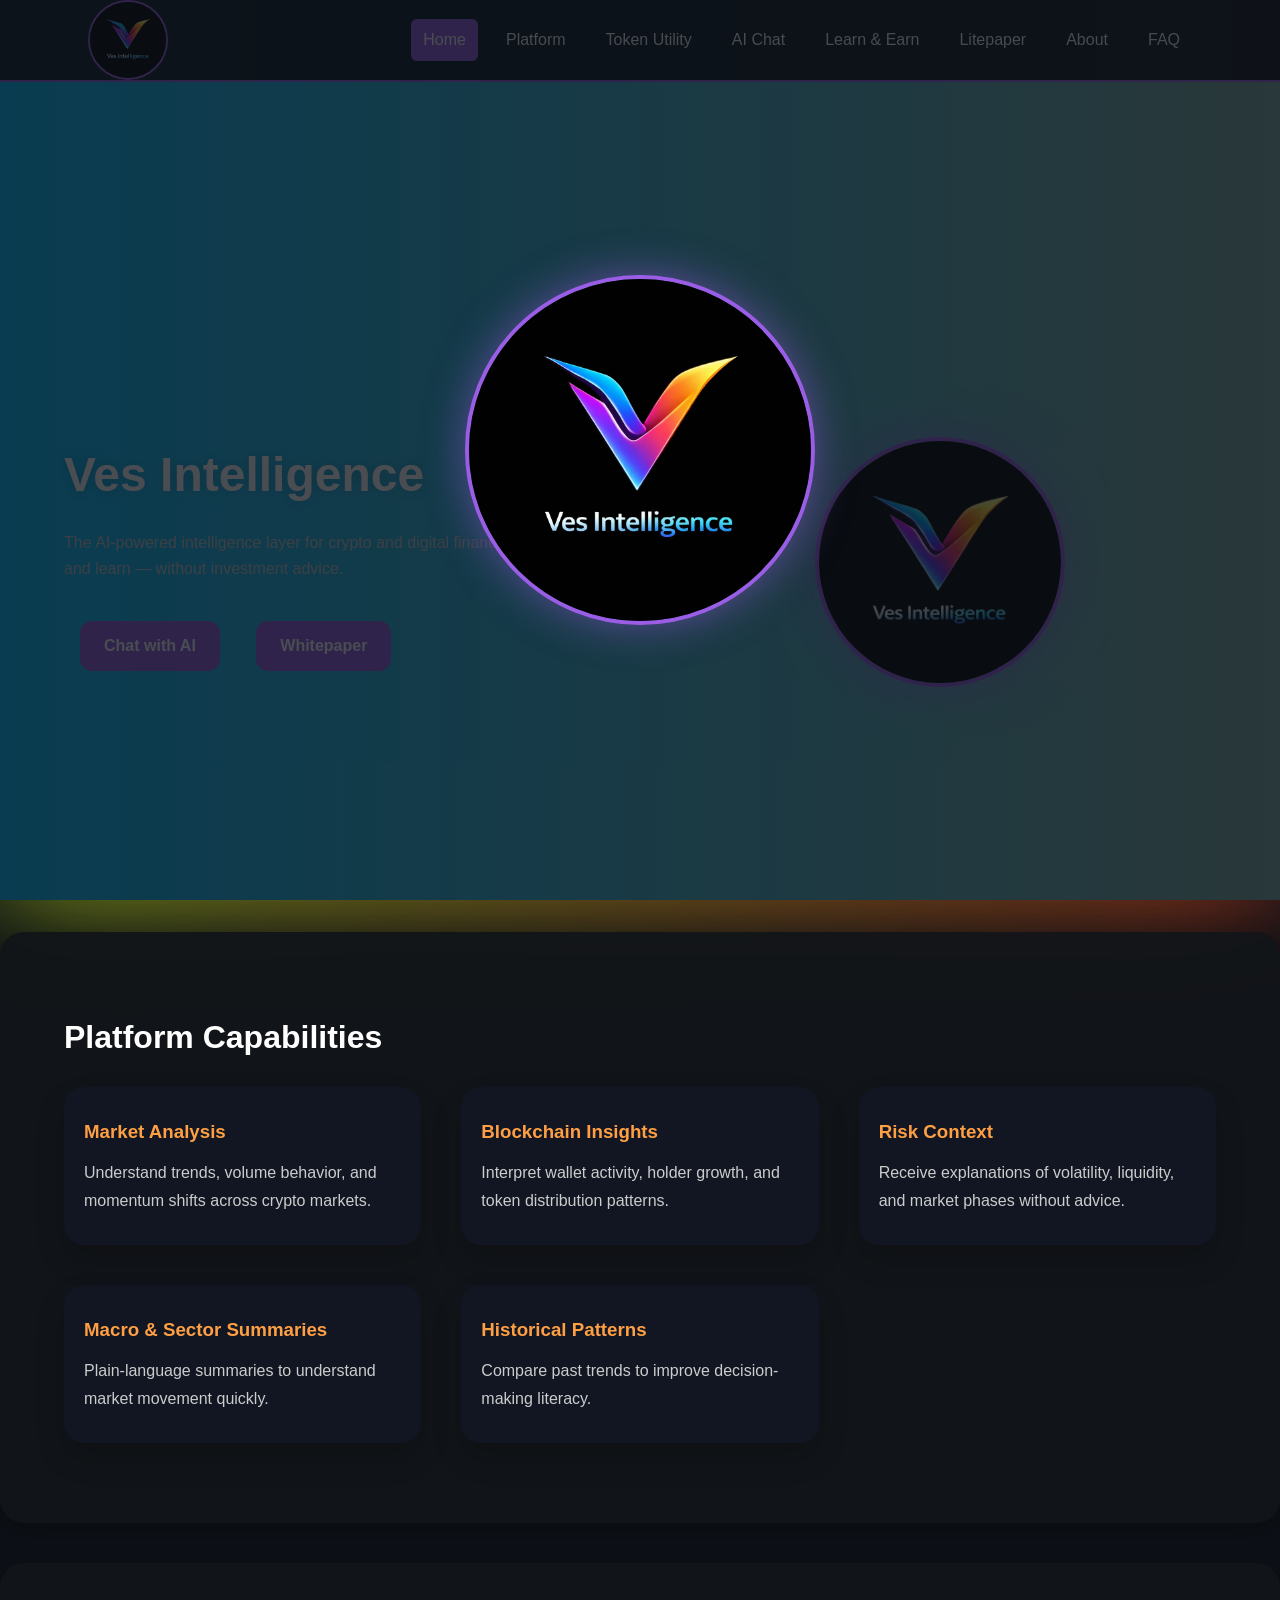
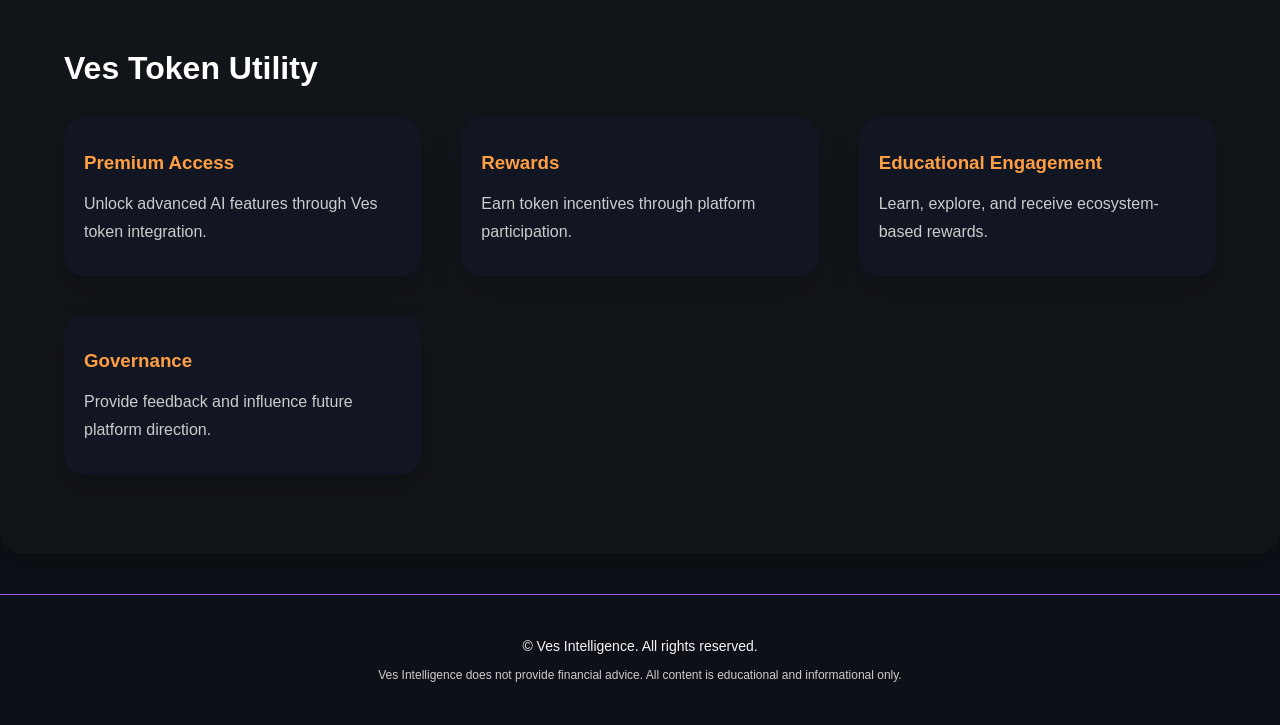
<file: index.html>
<!DOCTYPE html>
<html lang="en">
  <head>
    <meta charset="UTF-8" />
    <meta name="viewport" content="width=device-width, initial-scale=1.0" />
    <title>Ves Intelligence</title>

    <!-- Favicon -->
    <link rel="icon" type="image/png" href="assets/img/no word.png" />

    <!-- Styles -->
    <link rel="stylesheet" href="assets/css/style.css" />
  </head>
  <body>
    <!-- Animated RGB Brand Background -->
    <div class="ves-wave"></div>

    <!-- Splash Overlay -->
    <div class="splash-screen">
      <img
        src="assets/img/ves.png"
        alt="Ves Intelligence Logo"
        class="splash-logo"
      />
    </div>

    <!-- HEADER -->
    <header class="header">
      <div class="container nav">
        <div class="nav-inner">
          <!-- Logo -->
          <img
            src="assets/img/ves.png"
            alt="Ves Intelligence Logo"
            class="logo-img"
          />

          <!-- Hamburger Menu (mobile) -->
          <button class="hamburger" aria-label="Toggle Menu">&#9776;</button>

          <!-- Navigation Links -->
          <nav class="nav-links">
            <a href="index.html" class="active">Home</a>
            <a href="platform.html">Platform</a>
            <a href="token.html">Token Utility</a>
            <a href="ai.html">AI Chat</a>
            <a href="learn.html">Learn & Earn</a>
            <a href="docs/litepaper.html">Litepaper</a>
            <a href="about.html">About</a>
            <a href="faq.html">FAQ</a>
          </nav>
        </div>
      </div>
    </header>

    <!-- HERO -->
    <section class="hero">
      <canvas id="brain-bg"></canvas>

      <div class="container hero-container">
        <div class="hero-text">
          <h1>Ves Intelligence</h1>
          <p>
            The AI-powered intelligence layer for crypto and digital finance.
            Analyze, understand, and learn — without investment advice.
          </p>
          <a href="ai.html" class="button"> Chat with AI </a>
          <a href="docs/whitepaper.html" class="button"> Whitepaper </a>
        </div>

        <div class="hero-logo">
          <img
            src="assets/img/ves.png"
            alt="Ves Intelligence Logo"
            class="hero-logo-img"
          />
        </div>
      </div>
    </section>

    <!-- PLATFORM CAPABILITIES -->
    <section class="section">
      <div class="container">
        <h2>Platform Capabilities</h2>

        <div class="grid">
          <div class="feature-card">
            <h3>Market Analysis</h3>
            <p>
              Understand trends, volume behavior, and momentum shifts across
              crypto markets.
            </p>
          </div>

          <div class="feature-card">
            <h3>Blockchain Insights</h3>
            <p>
              Interpret wallet activity, holder growth, and token distribution
              patterns.
            </p>
          </div>

          <div class="feature-card">
            <h3>Risk Context</h3>
            <p>
              Receive explanations of volatility, liquidity, and market phases
              without advice.
            </p>
          </div>

          <div class="feature-card">
            <h3>Macro & Sector Summaries</h3>
            <p>
              Plain-language summaries to understand market movement quickly.
            </p>
          </div>

          <div class="feature-card">
            <h3>Historical Patterns</h3>
            <p>Compare past trends to improve decision-making literacy.</p>
          </div>
        </div>
      </div>
    </section>

    <!-- TOKEN UTILITY -->
    <section class="section muted">
      <div class="container">
        <h2>Ves Token Utility</h2>

        <div class="grid">
          <div class="feature-card">
            <h3>Premium Access</h3>
            <p>Unlock advanced AI features through Ves token integration.</p>
          </div>

          <div class="feature-card">
            <h3>Rewards</h3>
            <p>Earn token incentives through platform participation.</p>
          </div>

          <div class="feature-card">
            <h3>Educational Engagement</h3>
            <p>Learn, explore, and receive ecosystem-based rewards.</p>
          </div>

          <div class="feature-card">
            <h3>Governance</h3>
            <p>Provide feedback and influence future platform direction.</p>
          </div>
        </div>
      </div>
    </section>

    <!-- FOOTER -->
    <footer class="footer">
      <div class="container">
        <p>© Ves Intelligence. All rights reserved.</p>
        <p class="disclaimer">
          Ves Intelligence does not provide financial advice. All content is
          educational and informational only.
        </p>
      </div>
    </footer>

    <!-- Scripts -->
    <script src="assets/js/main.js"></script>
  </body>
</html>
</file>
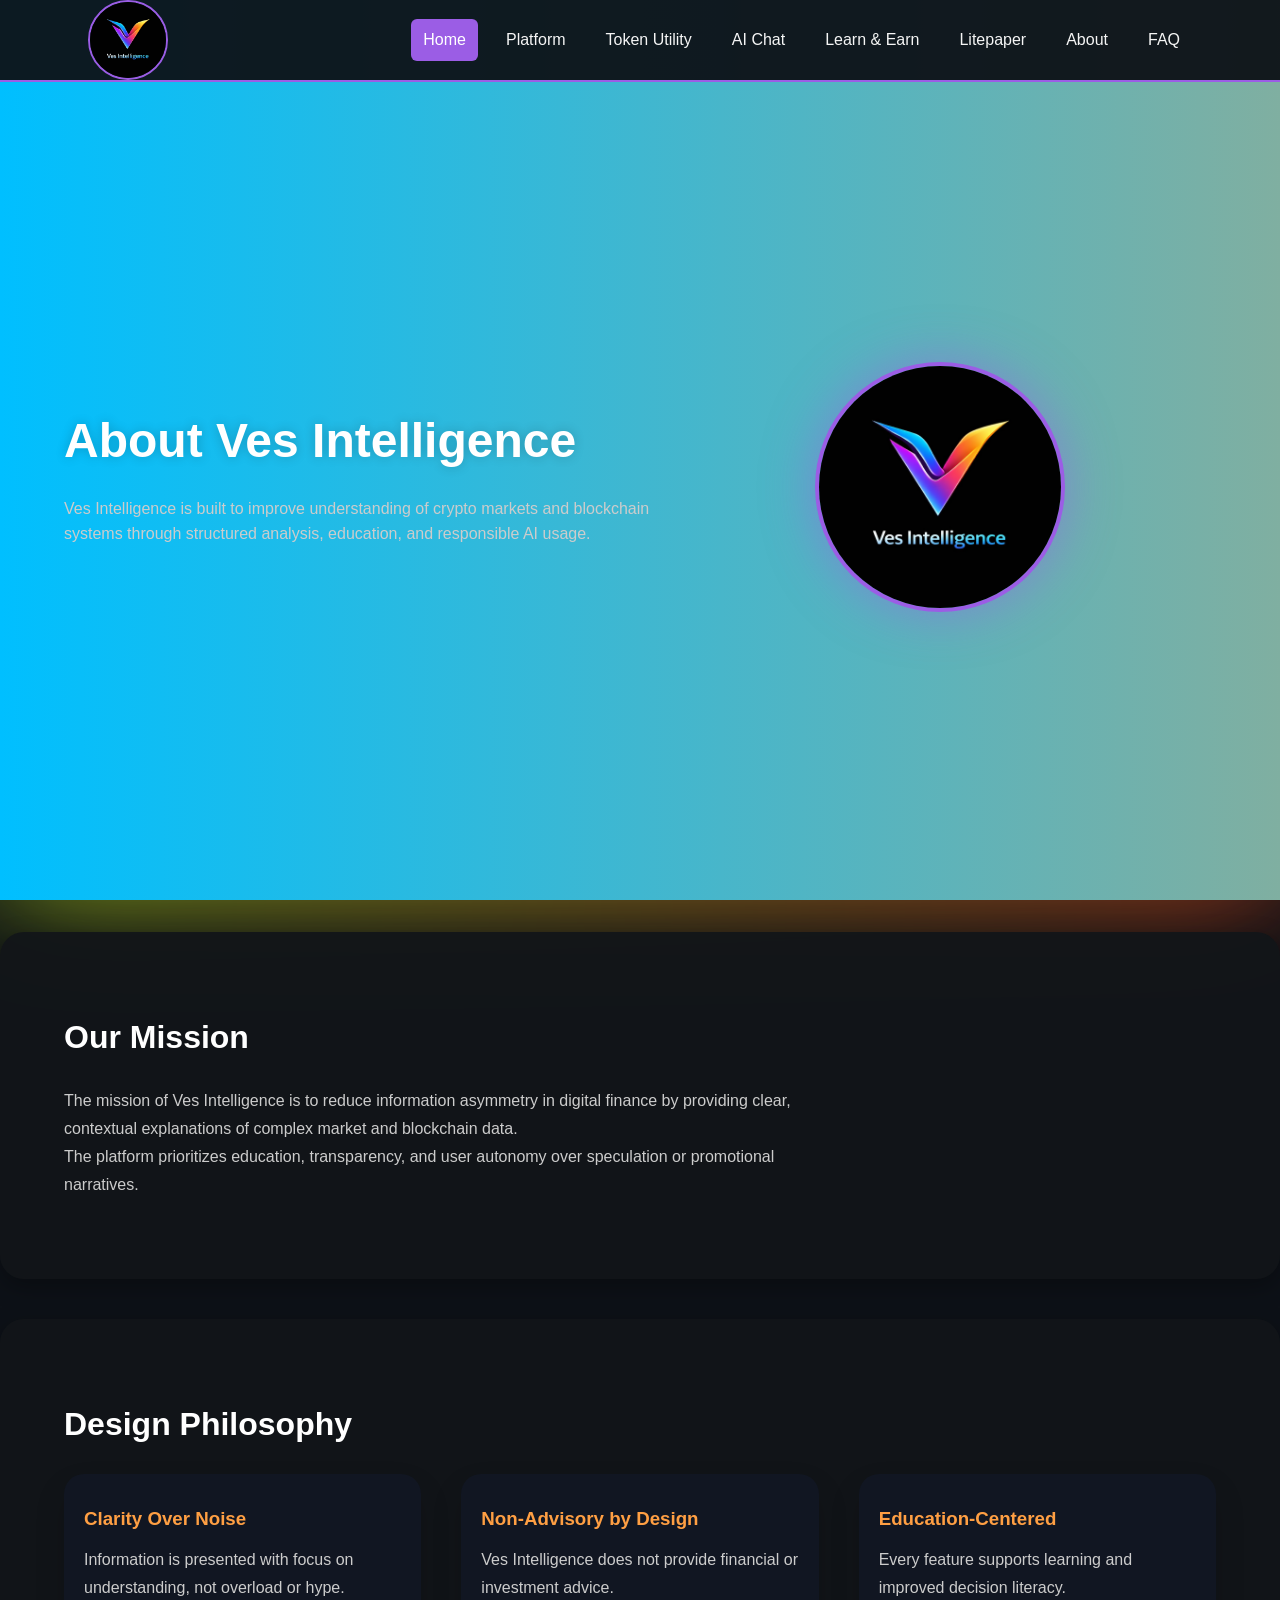
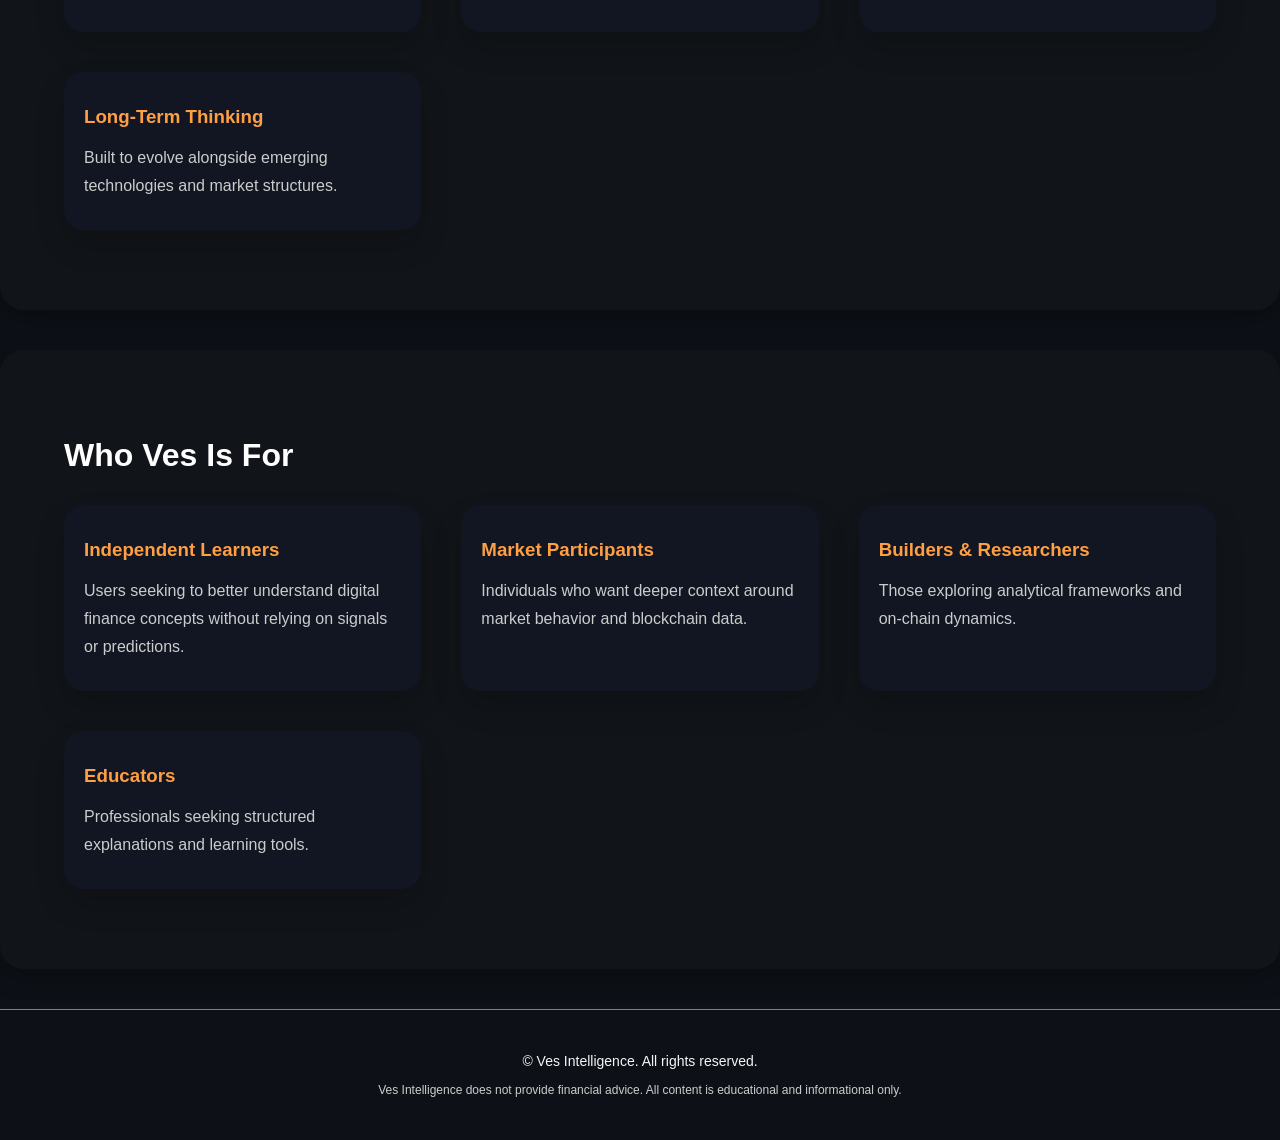
<file: about.html>
<!DOCTYPE html>
<html lang="en">
  <head>
    <meta charset="UTF-8" />
    <meta name="viewport" content="width=device-width, initial-scale=1.0" />
    <title>Ves Intelligence | About</title>

    <!-- Favicon -->
    <link rel="icon" type="image/png" href="assets/img/no word.png" />

    <!-- Styles -->
    <link rel="stylesheet" href="assets/css/style.css" />
  </head>
  <body>
    <!-- Animated RGB Brand Background -->
    <div class="ves-wave"></div>

    <!-- HEADER -->
    <header class="header">
      <div class="container nav">
        <div class="nav-inner">
          <!-- Logo -->
          <img
            src="assets/img/ves.png"
            alt="Ves Intelligence Logo"
            class="logo-img"
          />

          <!-- Hamburger Menu (mobile) -->
          <button class="hamburger" aria-label="Toggle Menu">&#9776;</button>

          <!-- Navigation Links -->
          <nav class="nav-links">
            <a href="index.html" class="active">Home</a>
            <a href="platform.html">Platform</a>
            <a href="token.html">Token Utility</a>
            <a href="ai.html">AI Chat</a>
            <a href="learn.html">Learn & Earn</a>
            <a href="docs/litepaper.html">Litepaper</a>
            <a href="about.html">About</a>
            <a href="faq.html">FAQ</a>
          </nav>
        </div>
      </div>
    </header>

    <!-- HERO -->
    <section class="hero">
      <div class="container hero-container">
        <div class="hero-text">
          <h1>About Ves Intelligence</h1>
          <p>
            Ves Intelligence is built to improve understanding of crypto markets
            and blockchain systems through structured analysis, education, and
            responsible AI usage.
          </p>
        </div>

        <div class="hero-logo">
          <img
            src="assets/img/ves.png"
            alt="Ves Intelligence Logo"
            class="hero-logo-img"
          />
        </div>
      </div>
    </section>

    <!-- MISSION -->
    <section class="section">
      <div class="container">
        <h2>Our Mission</h2>
        <p>
          The mission of Ves Intelligence is to reduce information asymmetry in
          digital finance by providing clear, contextual explanations of complex
          market and blockchain data.
        </p>
        <p>
          The platform prioritizes education, transparency, and user autonomy
          over speculation or promotional narratives.
        </p>
      </div>
    </section>

    <!-- PHILOSOPHY -->
    <section class="section muted">
      <div class="container">
        <h2>Design Philosophy</h2>

        <div class="grid">
          <div class="feature-card">
            <h3>Clarity Over Noise</h3>
            <p>
              Information is presented with focus on understanding, not overload
              or hype.
            </p>
          </div>

          <div class="feature-card">
            <h3>Non-Advisory by Design</h3>
            <p>
              Ves Intelligence does not provide financial or investment advice.
            </p>
          </div>

          <div class="feature-card">
            <h3>Education-Centered</h3>
            <p>
              Every feature supports learning and improved decision literacy.
            </p>
          </div>

          <div class="feature-card">
            <h3>Long-Term Thinking</h3>
            <p>
              Built to evolve alongside emerging technologies and market
              structures.
            </p>
          </div>
        </div>
      </div>
    </section>

    <!-- WHO IT’S FOR -->
    <section class="section">
      <div class="container">
        <h2>Who Ves Is For</h2>

        <div class="grid">
          <div class="feature-card">
            <h3>Independent Learners</h3>
            <p>
              Users seeking to better understand digital finance concepts
              without relying on signals or predictions.
            </p>
          </div>

          <div class="feature-card">
            <h3>Market Participants</h3>
            <p>
              Individuals who want deeper context around market behavior and
              blockchain data.
            </p>
          </div>

          <div class="feature-card">
            <h3>Builders & Researchers</h3>
            <p>Those exploring analytical frameworks and on-chain dynamics.</p>
          </div>

          <div class="feature-card">
            <h3>Educators</h3>
            <p>
              Professionals seeking structured explanations and learning tools.
            </p>
          </div>
        </div>
      </div>
    </section>

    <!-- FOOTER -->
    <footer class="footer">
      <div class="container">
        <p>© Ves Intelligence. All rights reserved.</p>
        <p class="disclaimer">
          Ves Intelligence does not provide financial advice. All content is
          educational and informational only.
        </p>
      </div>
    </footer>

    <!-- Scripts -->
    <script src="assets/js/main.js"></script>
  </body>
</html>
</file>
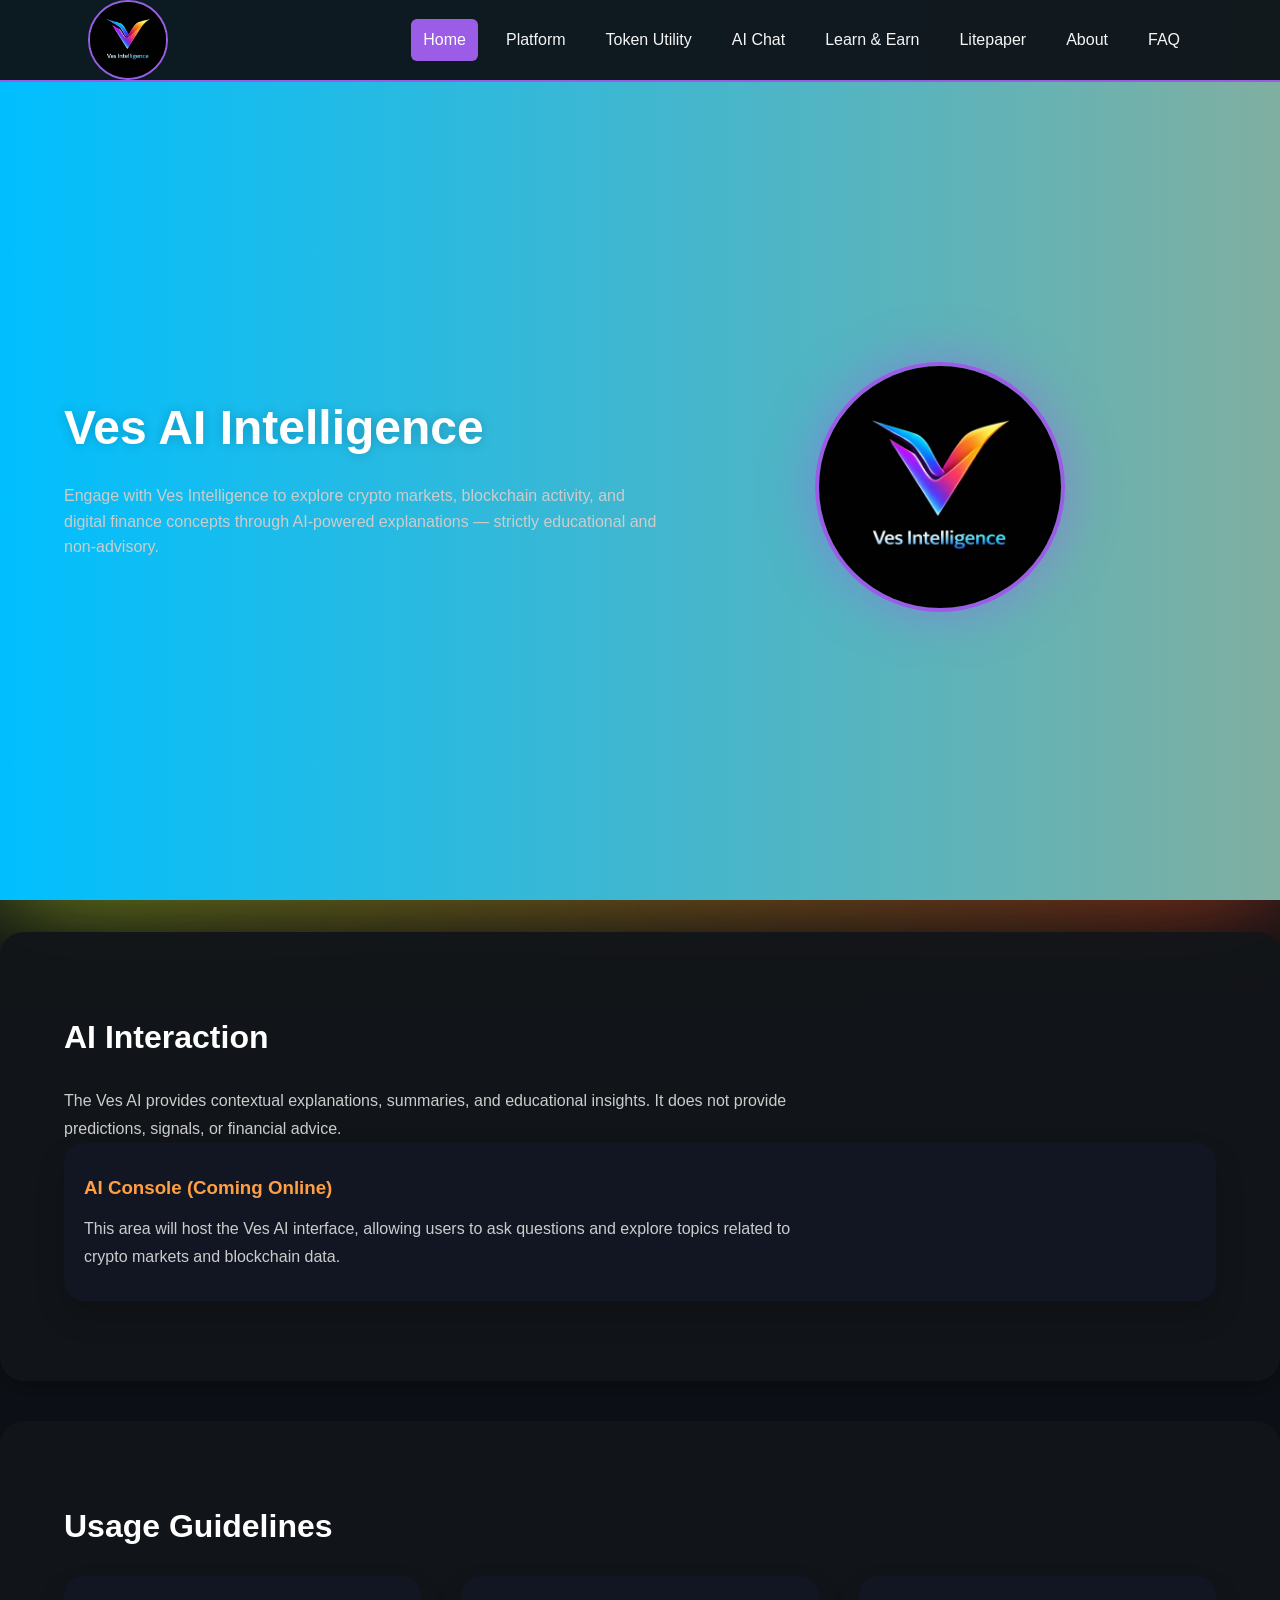
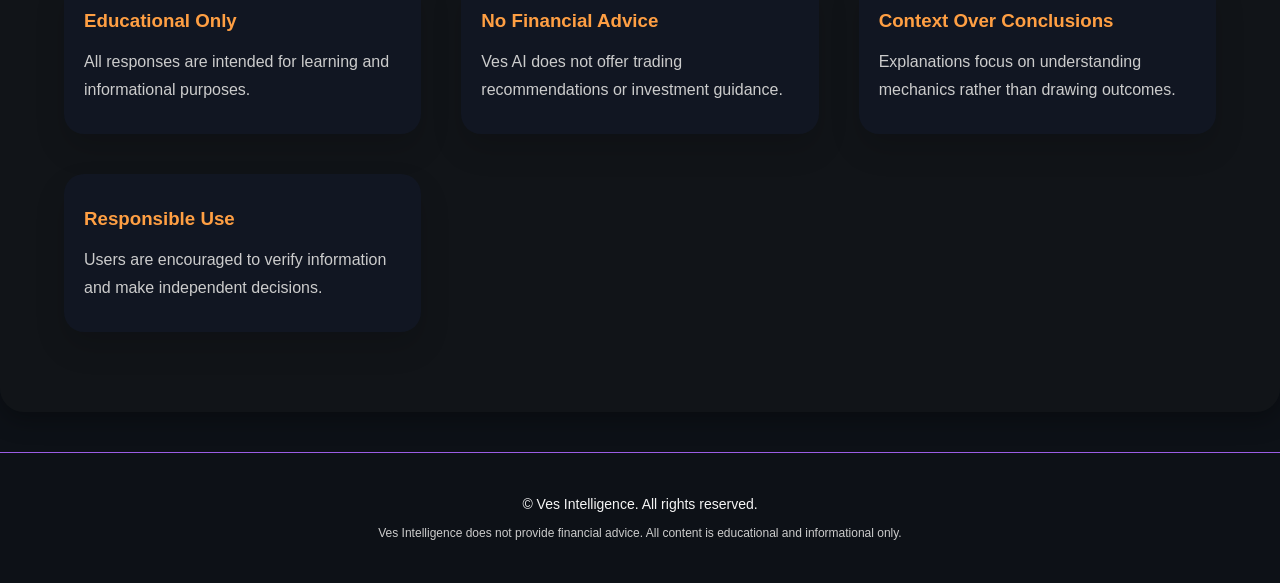
<file: ai.html>
<!DOCTYPE html>
<html lang="en">
  <head>
    <meta charset="UTF-8" />
    <meta name="viewport" content="width=device-width, initial-scale=1.0" />
    <title>Ves Intelligence | AI Chat</title>

    <!-- Favicon -->
    <link rel="icon" type="image/png" href="assets/img/no word.png" />

    <!-- Styles -->
    <link rel="stylesheet" href="assets/css/style.css" />
  </head>
  <body>
    <!-- Animated RGB Brand Background -->
    <div class="ves-wave"></div>

    <!-- HEADER -->
    <header class="header">
      <div class="container nav">
        <div class="nav-inner">
          <!-- Logo -->
          <img
            src="assets/img/ves.png"
            alt="Ves Intelligence Logo"
            class="logo-img"
          />

          <!-- Hamburger Menu (mobile) -->
          <button class="hamburger" aria-label="Toggle Menu">&#9776;</button>

          <!-- Navigation Links -->
          <nav class="nav-links">
            <a href="index.html" class="active">Home</a>
            <a href="platform.html">Platform</a>
            <a href="token.html">Token Utility</a>
            <a href="ai.html">AI Chat</a>
            <a href="learn.html">Learn & Earn</a>
            <a href="docs/litepaper.html">Litepaper</a>
            <a href="about.html">About</a>
            <a href="faq.html">FAQ</a>
          </nav>
        </div>
      </div>
    </header>

    <!-- HERO -->
    <section class="hero">
      <div class="container hero-container">
        <div class="hero-text">
          <h1>Ves AI Intelligence</h1>
          <p>
            Engage with Ves Intelligence to explore crypto markets, blockchain
            activity, and digital finance concepts through AI-powered
            explanations — strictly educational and non-advisory.
          </p>
        </div>

        <div class="hero-logo">
          <img
            src="assets/img/ves.png"
            alt="Ves Intelligence Logo"
            class="hero-logo-img"
          />
        </div>
      </div>
    </section>

    <!-- AI INTERACTION -->
    <section class="section">
      <div class="container">
        <h2>AI Interaction</h2>

        <div class="ai-interface">
          <p>
            The Ves AI provides contextual explanations, summaries, and
            educational insights. It does not provide predictions, signals, or
            financial advice.
          </p>

          <!-- Placeholder for future AI integration -->
          <div class="feature-card">
            <h3>AI Console (Coming Online)</h3>
            <p>
              This area will host the Ves AI interface, allowing users to ask
              questions and explore topics related to crypto markets and
              blockchain data.
            </p>
          </div>
        </div>
      </div>
    </section>

    <!-- AI GUIDELINES -->
    <section class="section muted">
      <div class="container">
        <h2>Usage Guidelines</h2>

        <div class="grid">
          <div class="feature-card">
            <h3>Educational Only</h3>
            <p>
              All responses are intended for learning and informational
              purposes.
            </p>
          </div>

          <div class="feature-card">
            <h3>No Financial Advice</h3>
            <p>
              Ves AI does not offer trading recommendations or investment
              guidance.
            </p>
          </div>

          <div class="feature-card">
            <h3>Context Over Conclusions</h3>
            <p>
              Explanations focus on understanding mechanics rather than drawing
              outcomes.
            </p>
          </div>

          <div class="feature-card">
            <h3>Responsible Use</h3>
            <p>
              Users are encouraged to verify information and make independent
              decisions.
            </p>
          </div>
        </div>
      </div>
    </section>

    <!-- FOOTER -->
    <footer class="footer">
      <div class="container">
        <p>© Ves Intelligence. All rights reserved.</p>
        <p class="disclaimer">
          Ves Intelligence does not provide financial advice. All content is
          educational and informational only.
        </p>
      </div>
    </footer>

    <!-- Scripts -->
    <script src="assets/js/main.js"></script>
  </body>
</html>
</file>
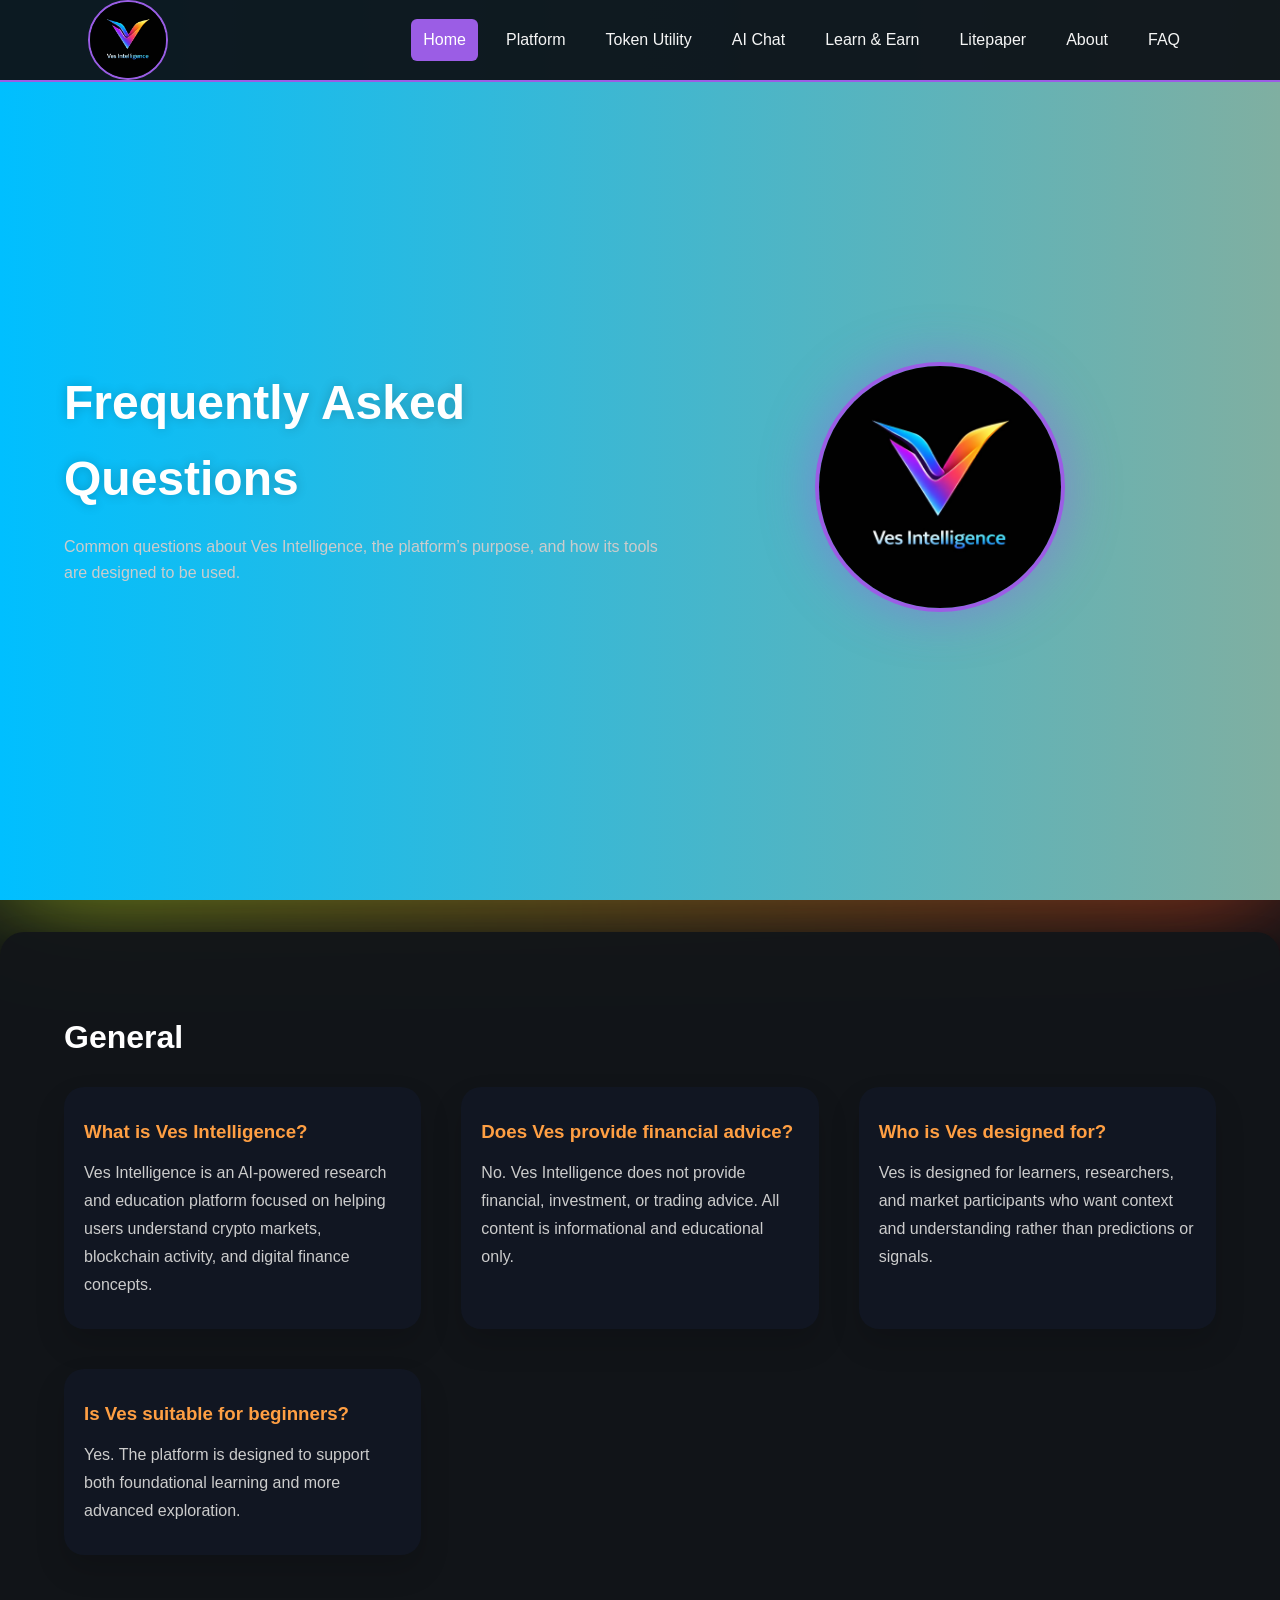
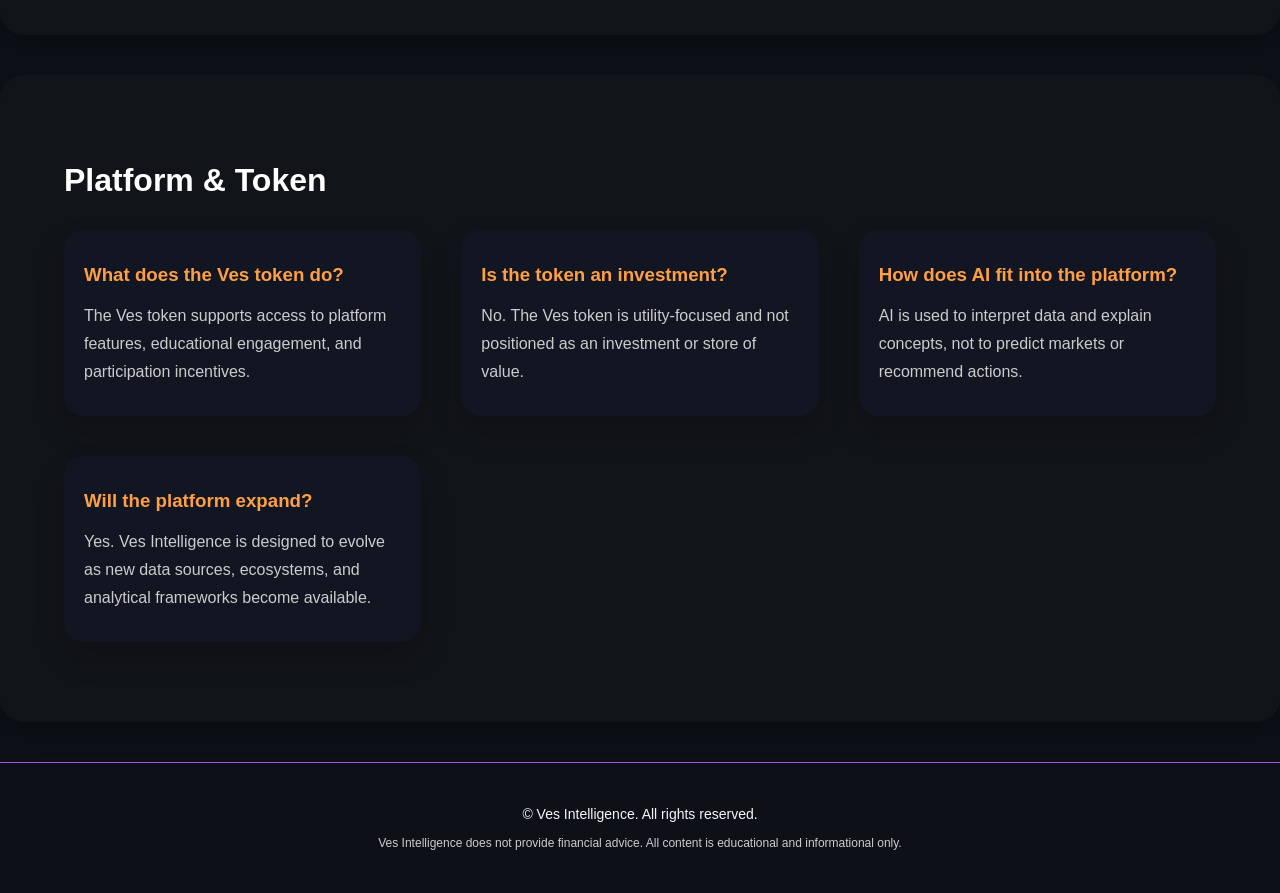
<file: faq.html>
<!DOCTYPE html>
<html lang="en">
  <head>
    <meta charset="UTF-8" />
    <meta name="viewport" content="width=device-width, initial-scale=1.0" />
    <title>Ves Intelligence | FAQ</title>

    <!-- Favicon -->
    <link rel="icon" type="image/png" href="assets/img/no word.png" />

    <!-- Styles -->
    <link rel="stylesheet" href="assets/css/style.css" />
  </head>
  <body>
    <!-- Animated RGB Brand Background -->
    <div class="ves-wave"></div>

    <!-- HEADER -->
    <header class="header">
      <div class="container nav">
        <div class="nav-inner">
          <!-- Logo -->
          <img
            src="assets/img/ves.png"
            alt="Ves Intelligence Logo"
            class="logo-img"
          />

          <!-- Hamburger Menu (mobile) -->
          <button class="hamburger" aria-label="Toggle Menu">&#9776;</button>

          <!-- Navigation Links -->
          <nav class="nav-links">
            <a href="index.html" class="active">Home</a>
            <a href="platform.html">Platform</a>
            <a href="token.html">Token Utility</a>
            <a href="ai.html">AI Chat</a>
            <a href="learn.html">Learn & Earn</a>
            <a href="docs/litepaper.html">Litepaper</a>
            <a href="about.html">About</a>
            <a href="faq.html">FAQ</a>
          </nav>
        </div>
      </div>
    </header>

    <!-- HERO -->
    <section class="hero">
      <div class="container hero-container">
        <div class="hero-text">
          <h1>Frequently Asked Questions</h1>
          <p>
            Common questions about Ves Intelligence, the platform’s purpose, and
            how its tools are designed to be used.
          </p>
        </div>

        <div class="hero-logo">
          <img
            src="assets/img/ves.png"
            alt="Ves Intelligence Logo"
            class="hero-logo-img"
          />
        </div>
      </div>
    </section>

    <!-- FAQ CONTENT -->
    <section class="section">
      <div class="container">
        <h2>General</h2>

        <div class="grid">
          <div class="feature-card">
            <h3>What is Ves Intelligence?</h3>
            <p>
              Ves Intelligence is an AI-powered research and education platform
              focused on helping users understand crypto markets, blockchain
              activity, and digital finance concepts.
            </p>
          </div>

          <div class="feature-card">
            <h3>Does Ves provide financial advice?</h3>
            <p>
              No. Ves Intelligence does not provide financial, investment, or
              trading advice. All content is informational and educational only.
            </p>
          </div>

          <div class="feature-card">
            <h3>Who is Ves designed for?</h3>
            <p>
              Ves is designed for learners, researchers, and market participants
              who want context and understanding rather than predictions or
              signals.
            </p>
          </div>

          <div class="feature-card">
            <h3>Is Ves suitable for beginners?</h3>
            <p>
              Yes. The platform is designed to support both foundational
              learning and more advanced exploration.
            </p>
          </div>
        </div>
      </div>
    </section>

    <!-- PLATFORM & TOKEN -->
    <section class="section muted">
      <div class="container">
        <h2>Platform & Token</h2>

        <div class="grid">
          <div class="feature-card">
            <h3>What does the Ves token do?</h3>
            <p>
              The Ves token supports access to platform features, educational
              engagement, and participation incentives.
            </p>
          </div>

          <div class="feature-card">
            <h3>Is the token an investment?</h3>
            <p>
              No. The Ves token is utility-focused and not positioned as an
              investment or store of value.
            </p>
          </div>

          <div class="feature-card">
            <h3>How does AI fit into the platform?</h3>
            <p>
              AI is used to interpret data and explain concepts, not to predict
              markets or recommend actions.
            </p>
          </div>

          <div class="feature-card">
            <h3>Will the platform expand?</h3>
            <p>
              Yes. Ves Intelligence is designed to evolve as new data sources,
              ecosystems, and analytical frameworks become available.
            </p>
          </div>
        </div>
      </div>
    </section>

    <!-- FOOTER -->
    <footer class="footer">
      <div class="container">
        <p>© Ves Intelligence. All rights reserved.</p>
        <p class="disclaimer">
          Ves Intelligence does not provide financial advice. All content is
          educational and informational only.
        </p>
      </div>
    </footer>

    <!-- Scripts -->
    <script src="assets/js/main.js"></script>
  </body>
</html>
</file>
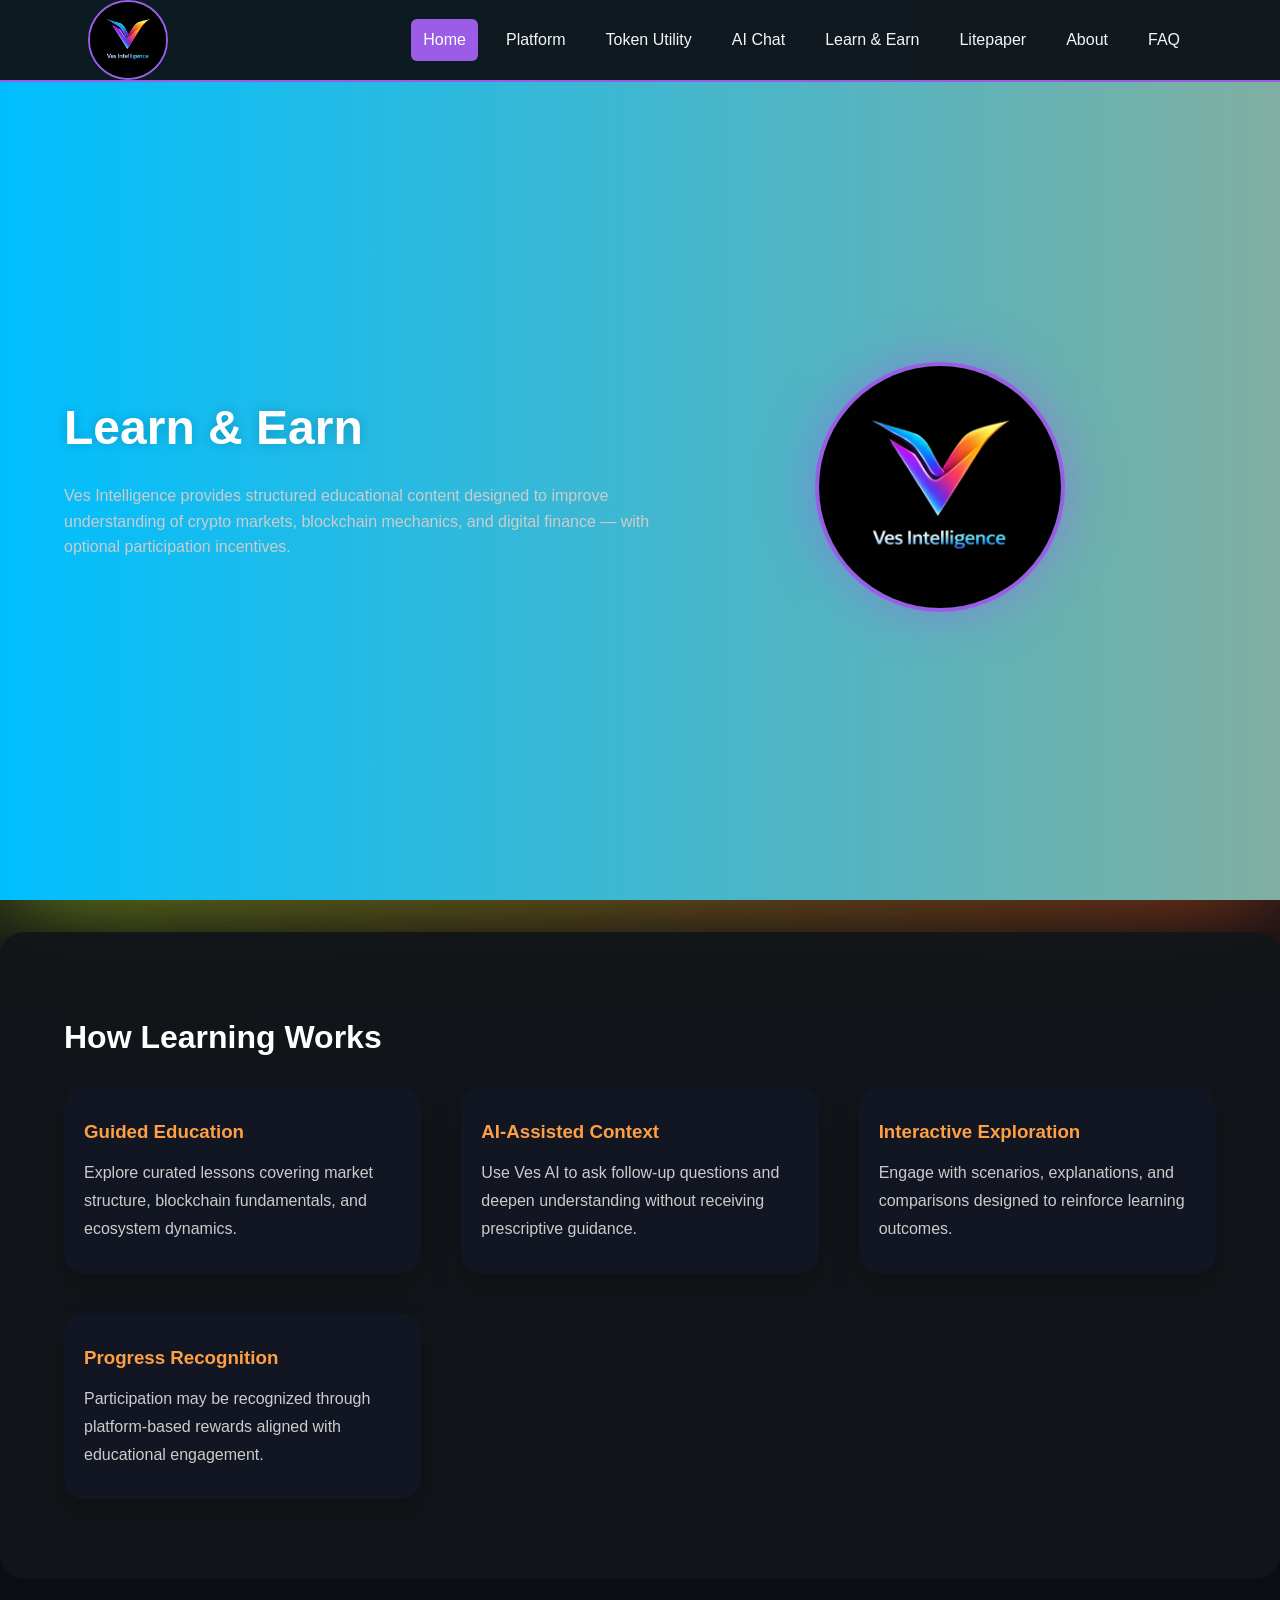
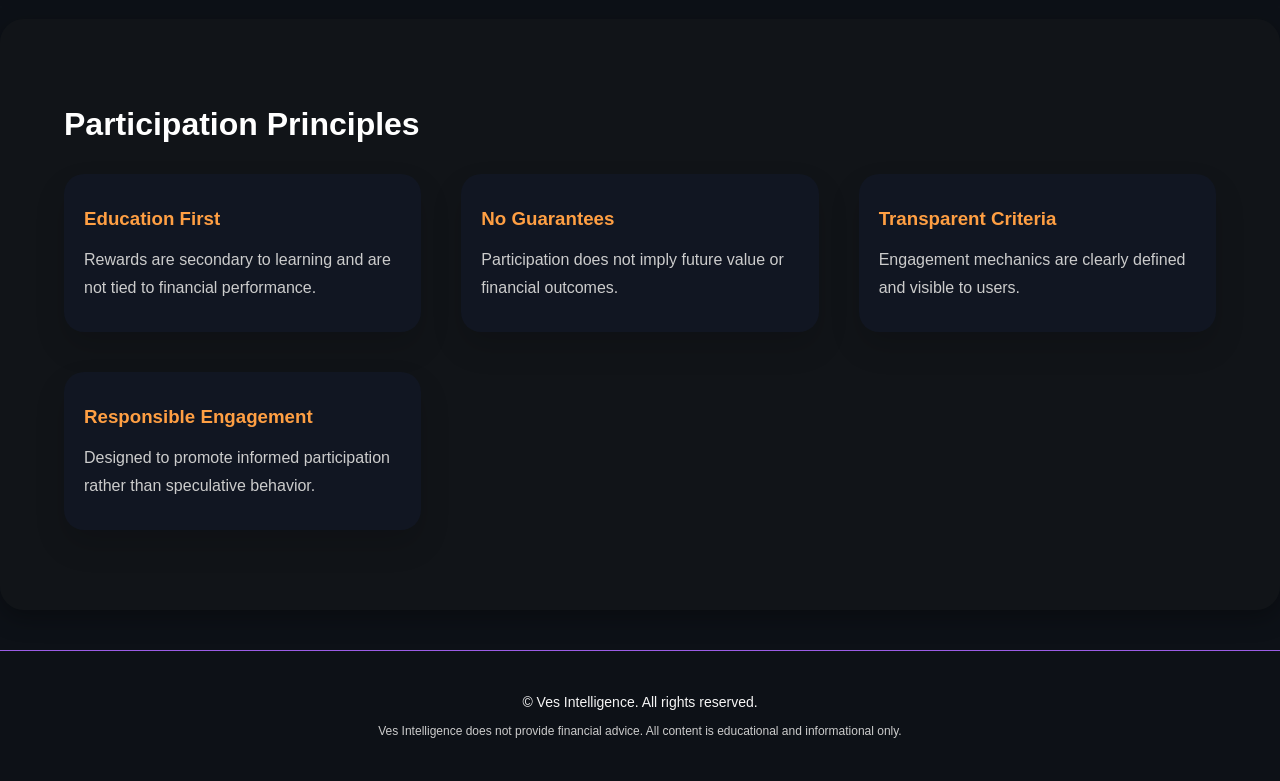
<file: learn.html>
<!DOCTYPE html>
<html lang="en">
  <head>
    <meta charset="UTF-8" />
    <meta name="viewport" content="width=device-width, initial-scale=1.0" />
    <title>Ves Intelligence | Learn & Earn</title>

    <!-- Favicon -->
    <link rel="icon" type="image/png" href="assets/img/no word.png" />

    <!-- Styles -->
    <link rel="stylesheet" href="assets/css/style.css" />
  </head>
  <body>
    <!-- Animated RGB Brand Background -->
    <div class="ves-wave"></div>

    <!-- HEADER -->
    <header class="header">
      <div class="container nav">
        <div class="nav-inner">
          <!-- Logo -->
          <img
            src="assets/img/ves.png"
            alt="Ves Intelligence Logo"
            class="logo-img"
          />

          <!-- Hamburger Menu (mobile) -->
          <button class="hamburger" aria-label="Toggle Menu">&#9776;</button>

          <!-- Navigation Links -->
          <nav class="nav-links">
            <a href="index.html" class="active">Home</a>
            <a href="platform.html">Platform</a>
            <a href="token.html">Token Utility</a>
            <a href="ai.html">AI Chat</a>
            <a href="learn.html">Learn & Earn</a>
            <a href="docs/litepaper.html">Litepaper</a>
            <a href="about.html">About</a>
            <a href="faq.html">FAQ</a>
          </nav>
        </div>
      </div>
    </header>

    <!-- HERO -->
    <section class="hero">
      <div class="container hero-container">
        <div class="hero-text">
          <h1>Learn & Earn</h1>
          <p>
            Ves Intelligence provides structured educational content designed to
            improve understanding of crypto markets, blockchain mechanics, and
            digital finance — with optional participation incentives.
          </p>
        </div>

        <div class="hero-logo">
          <img
            src="assets/img/ves.png"
            alt="Ves Intelligence Logo"
            class="hero-logo-img"
          />
        </div>
      </div>
    </section>

    <!-- LEARNING OVERVIEW -->
    <section class="section">
      <div class="container">
        <h2>How Learning Works</h2>

        <div class="grid">
          <div class="feature-card">
            <h3>Guided Education</h3>
            <p>
              Explore curated lessons covering market structure, blockchain
              fundamentals, and ecosystem dynamics.
            </p>
          </div>

          <div class="feature-card">
            <h3>AI-Assisted Context</h3>
            <p>
              Use Ves AI to ask follow-up questions and deepen understanding
              without receiving prescriptive guidance.
            </p>
          </div>

          <div class="feature-card">
            <h3>Interactive Exploration</h3>
            <p>
              Engage with scenarios, explanations, and comparisons designed to
              reinforce learning outcomes.
            </p>
          </div>

          <div class="feature-card">
            <h3>Progress Recognition</h3>
            <p>
              Participation may be recognized through platform-based rewards
              aligned with educational engagement.
            </p>
          </div>
        </div>
      </div>
    </section>

    <!-- EARNING PRINCIPLES -->
    <section class="section muted">
      <div class="container">
        <h2>Participation Principles</h2>

        <div class="grid">
          <div class="feature-card">
            <h3>Education First</h3>
            <p>
              Rewards are secondary to learning and are not tied to financial
              performance.
            </p>
          </div>

          <div class="feature-card">
            <h3>No Guarantees</h3>
            <p>
              Participation does not imply future value or financial outcomes.
            </p>
          </div>

          <div class="feature-card">
            <h3>Transparent Criteria</h3>
            <p>
              Engagement mechanics are clearly defined and visible to users.
            </p>
          </div>

          <div class="feature-card">
            <h3>Responsible Engagement</h3>
            <p>
              Designed to promote informed participation rather than speculative
              behavior.
            </p>
          </div>
        </div>
      </div>
    </section>

    <!-- FOOTER -->
    <footer class="footer">
      <div class="container">
        <p>© Ves Intelligence. All rights reserved.</p>
        <p class="disclaimer">
          Ves Intelligence does not provide financial advice. All content is
          educational and informational only.
        </p>
      </div>
    </footer>

    <!-- Scripts -->
    <script src="assets/js/main.js"></script>
  </body>
</html>
</file>
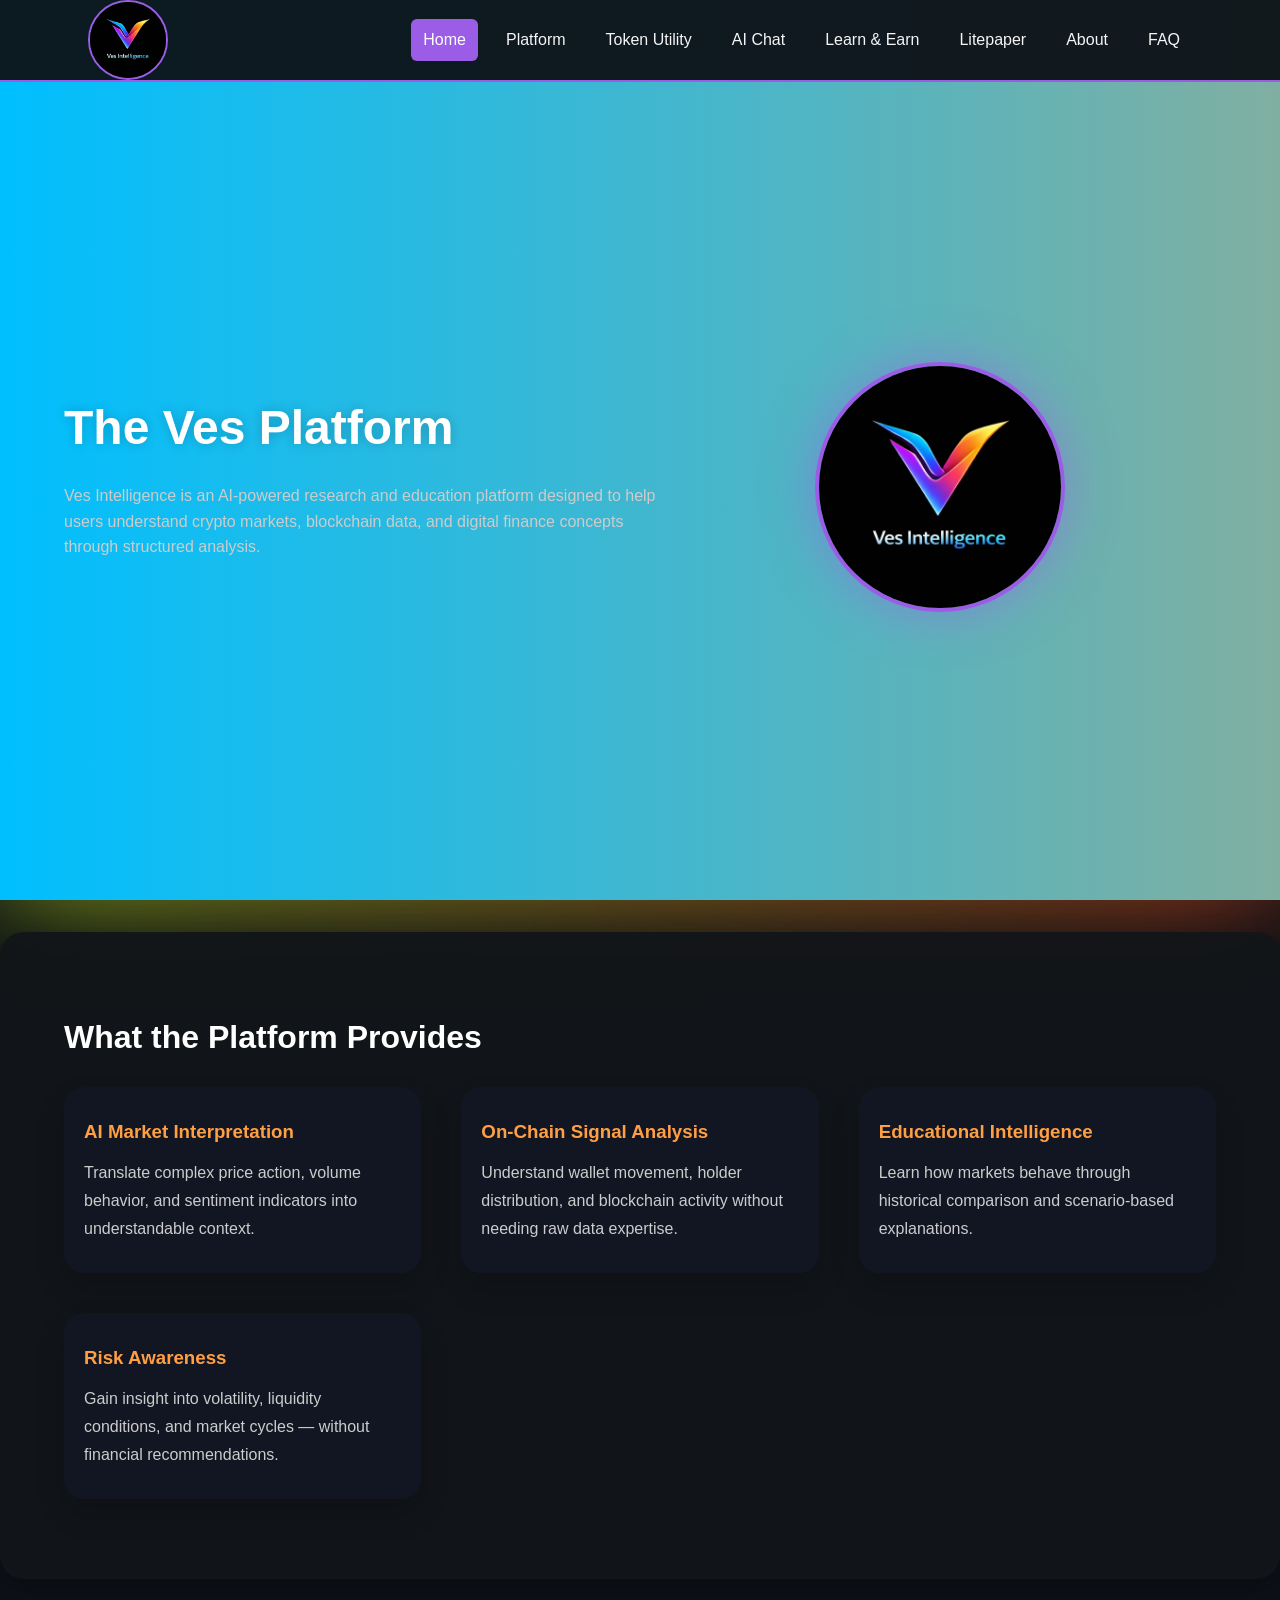
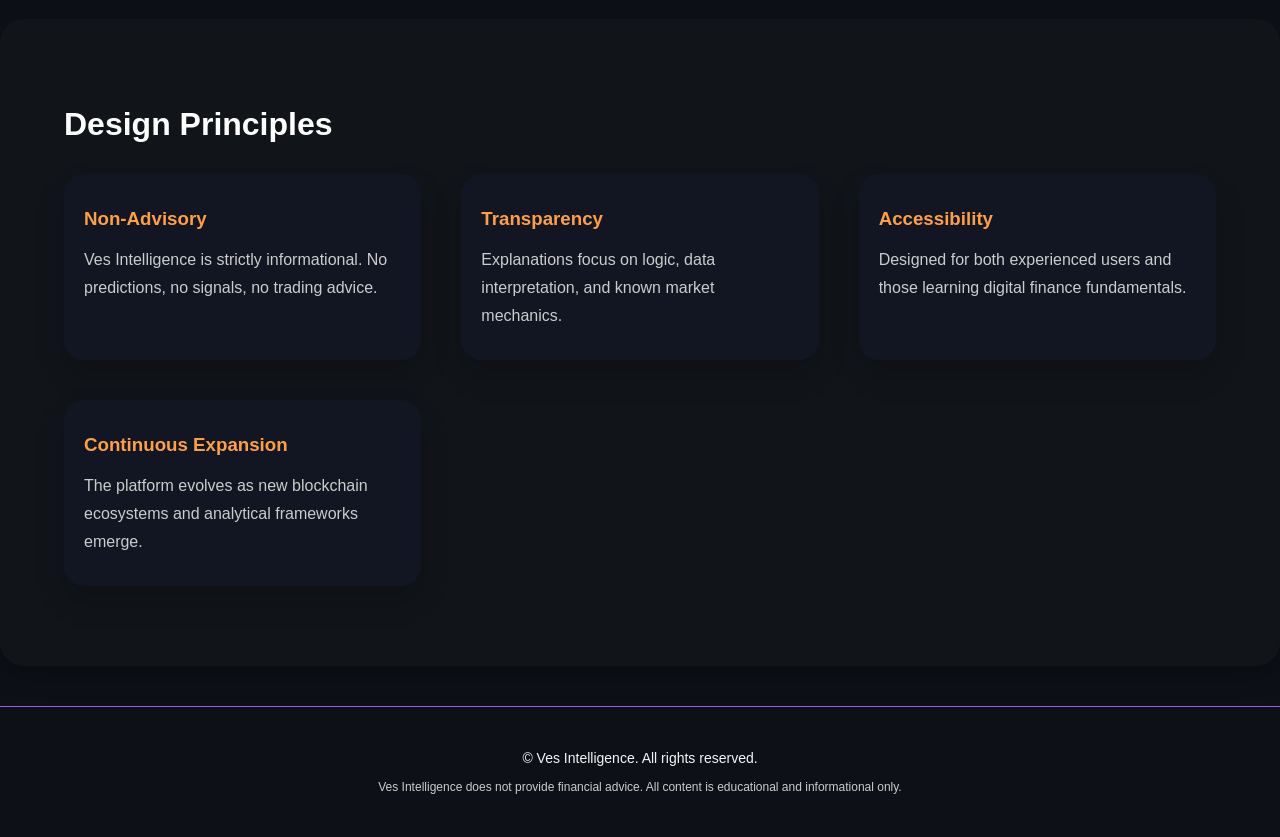
<file: platform.html>
<!DOCTYPE html>
<html lang="en">
  <head>
    <meta charset="UTF-8" />
    <meta name="viewport" content="width=device-width, initial-scale=1.0" />
    <title>Ves Intelligence | Platform</title>

    <!-- Favicon -->
    <link rel="icon" type="image/png" href="assets/img/no word.png" />

    <!-- Styles -->
    <link rel="stylesheet" href="assets/css/style.css" />
  </head>
  <body>
    <!-- Animated RGB Brand Background -->
    <div class="ves-wave"></div>

    <!-- HEADER -->
    <header class="header">
      <div class="container nav">
        <div class="nav-inner">
          <!-- Logo -->
          <img
            src="assets/img/ves.png"
            alt="Ves Intelligence Logo"
            class="logo-img"
          />

          <!-- Hamburger Menu (mobile) -->
          <button class="hamburger" aria-label="Toggle Menu">&#9776;</button>

          <!-- Navigation Links -->
          <nav class="nav-links">
            <a href="index.html" class="active">Home</a>
            <a href="platform.html">Platform</a>
            <a href="token.html">Token Utility</a>
            <a href="ai.html">AI Chat</a>
            <a href="learn.html">Learn & Earn</a>
            <a href="docs/litepaper.html">Litepaper</a>
            <a href="about.html">About</a>
            <a href="faq.html">FAQ</a>
          </nav>
        </div>
      </div>
    </header>

    <!-- HERO -->
    <section class="hero">
      <div class="container hero-container">
        <div class="hero-text">
          <h1>The Ves Platform</h1>
          <p>
            Ves Intelligence is an AI-powered research and education platform
            designed to help users understand crypto markets, blockchain data,
            and digital finance concepts through structured analysis.
          </p>
        </div>

        <div class="hero-logo">
          <img
            src="assets/img/ves.png"
            alt="Ves Intelligence Logo"
            class="hero-logo-img"
          />
        </div>
      </div>
    </section>

    <!-- PLATFORM OVERVIEW -->
    <section class="section">
      <div class="container">
        <h2>What the Platform Provides</h2>

        <div class="grid">
          <div class="feature-card">
            <h3>AI Market Interpretation</h3>
            <p>
              Translate complex price action, volume behavior, and sentiment
              indicators into understandable context.
            </p>
          </div>

          <div class="feature-card">
            <h3>On-Chain Signal Analysis</h3>
            <p>
              Understand wallet movement, holder distribution, and blockchain
              activity without needing raw data expertise.
            </p>
          </div>

          <div class="feature-card">
            <h3>Educational Intelligence</h3>
            <p>
              Learn how markets behave through historical comparison and
              scenario-based explanations.
            </p>
          </div>

          <div class="feature-card">
            <h3>Risk Awareness</h3>
            <p>
              Gain insight into volatility, liquidity conditions, and market
              cycles — without financial recommendations.
            </p>
          </div>
        </div>
      </div>
    </section>

    <!-- PLATFORM PRINCIPLES -->
    <section class="section muted">
      <div class="container">
        <h2>Design Principles</h2>

        <div class="grid">
          <div class="feature-card">
            <h3>Non-Advisory</h3>
            <p>
              Ves Intelligence is strictly informational. No predictions, no
              signals, no trading advice.
            </p>
          </div>

          <div class="feature-card">
            <h3>Transparency</h3>
            <p>
              Explanations focus on logic, data interpretation, and known market
              mechanics.
            </p>
          </div>

          <div class="feature-card">
            <h3>Accessibility</h3>
            <p>
              Designed for both experienced users and those learning digital
              finance fundamentals.
            </p>
          </div>

          <div class="feature-card">
            <h3>Continuous Expansion</h3>
            <p>
              The platform evolves as new blockchain ecosystems and analytical
              frameworks emerge.
            </p>
          </div>
        </div>
      </div>
    </section>

    <!-- FOOTER -->
    <footer class="footer">
      <div class="container">
        <p>© Ves Intelligence. All rights reserved.</p>
        <p class="disclaimer">
          Ves Intelligence does not provide financial advice. All content is
          educational and informational only.
        </p>
      </div>
    </footer>

    <!-- Scripts -->
    <script src="assets/js/main.js"></script>
  </body>
</html>
</file>
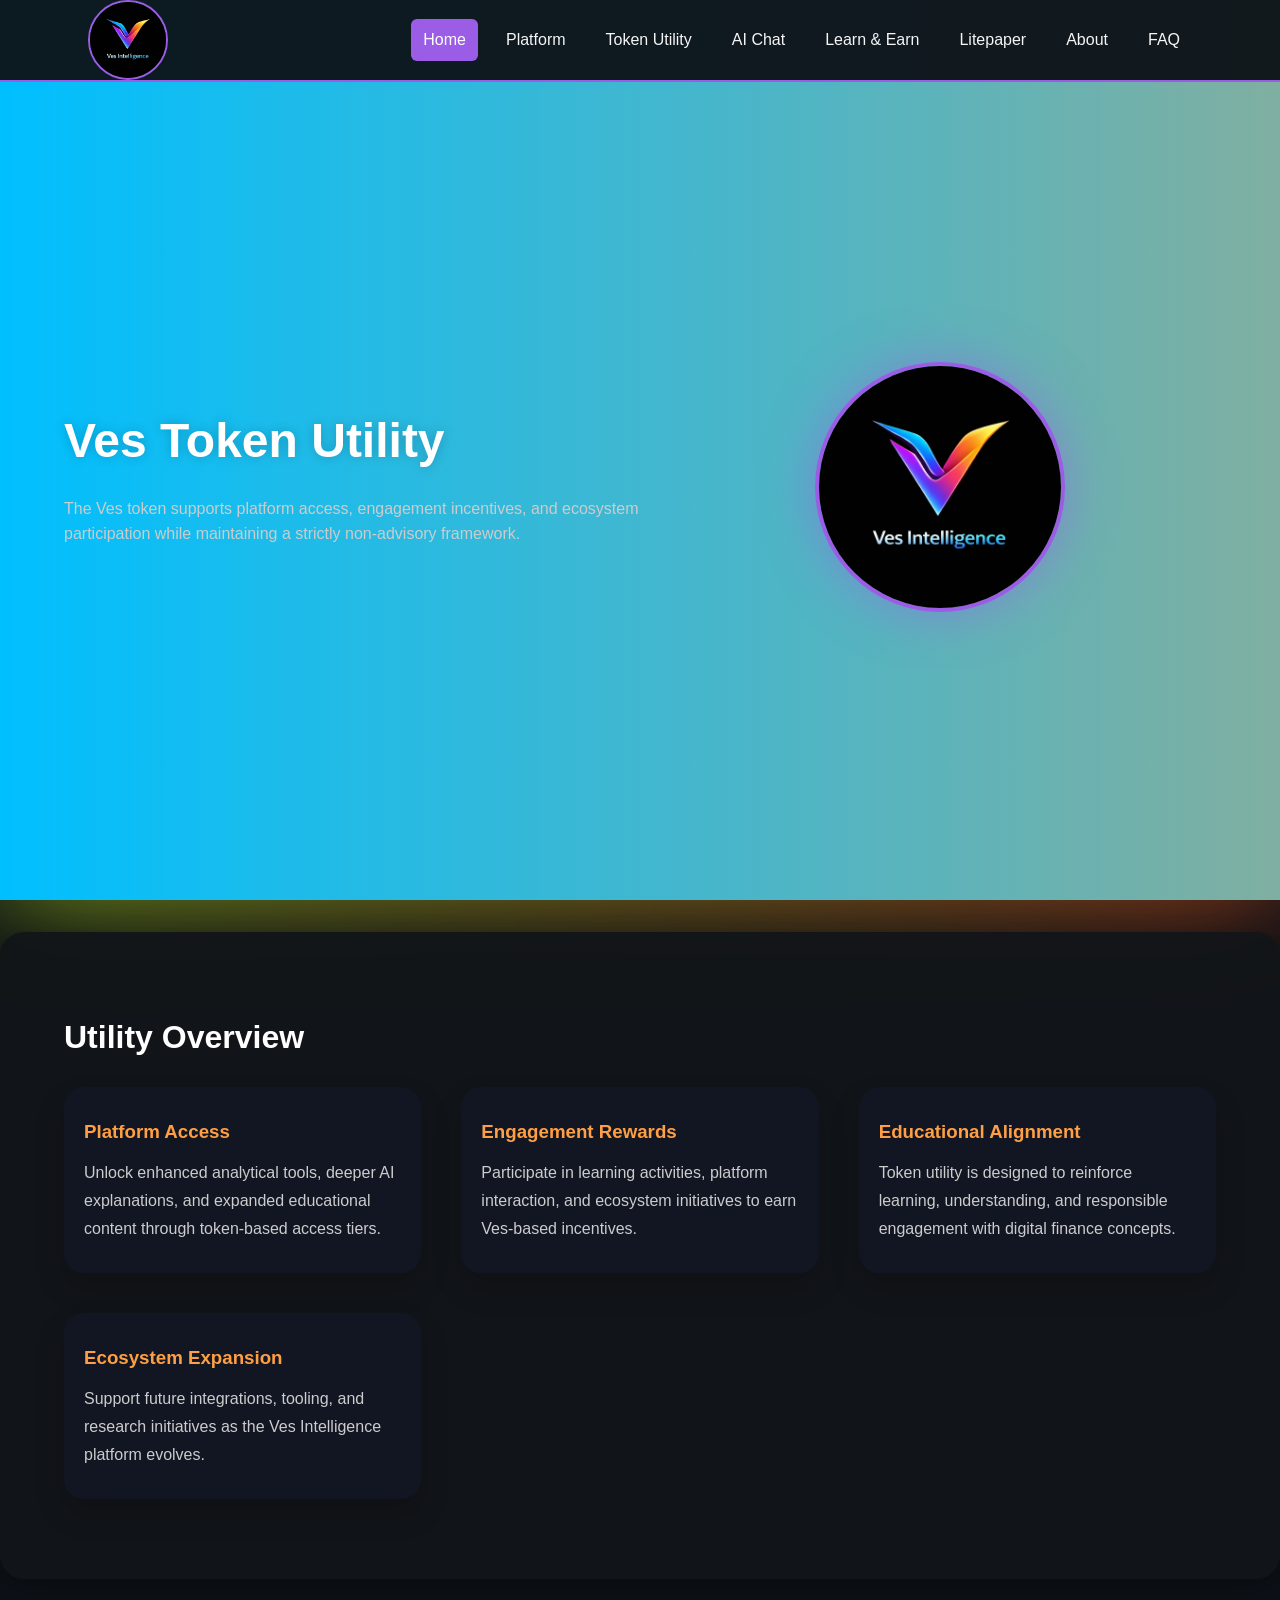
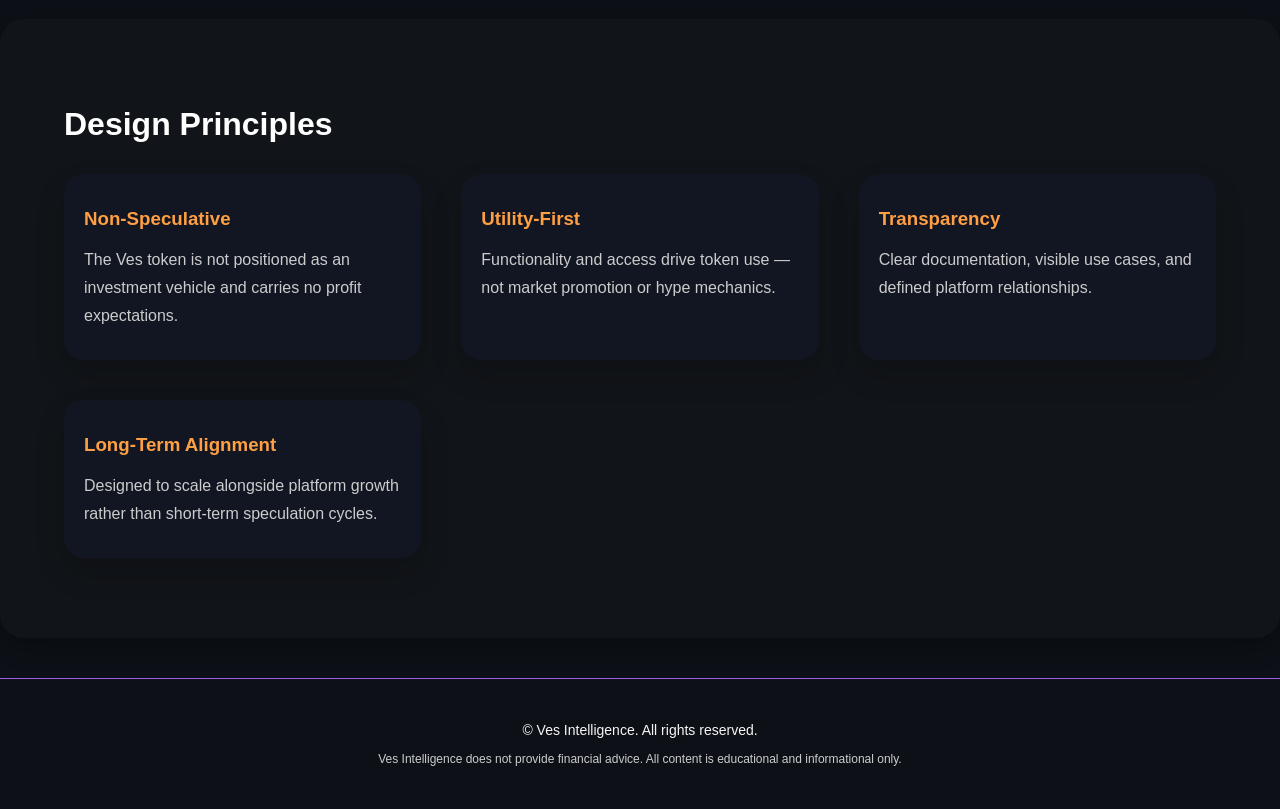
<file: token.html>
<!DOCTYPE html>
<html lang="en">
  <head>
    <meta charset="UTF-8" />
    <meta name="viewport" content="width=device-width, initial-scale=1.0" />
    <title>Ves Intelligence | Token Utility</title>

    <!-- Favicon -->
    <link rel="icon" type="image/png" href="assets/img/no word.png" />

    <!-- Styles -->
    <link rel="stylesheet" href="assets/css/style.css" />
  </head>
  <body>
    <!-- Animated RGB Brand Background -->
    <div class="ves-wave"></div>

    <!-- HEADER -->
    <header class="header">
      <div class="container nav">
        <div class="nav-inner">
          <!-- Logo -->
          <img
            src="assets/img/ves.png"
            alt="Ves Intelligence Logo"
            class="logo-img"
          />

          <!-- Hamburger Menu (mobile) -->
          <button class="hamburger" aria-label="Toggle Menu">&#9776;</button>

          <!-- Navigation Links -->
          <nav class="nav-links">
            <a href="index.html" class="active">Home</a>
            <a href="platform.html">Platform</a>
            <a href="token.html">Token Utility</a>
            <a href="ai.html">AI Chat</a>
            <a href="learn.html">Learn & Earn</a>
            <a href="docs/litepaper.html">Litepaper</a>
            <a href="about.html">About</a>
            <a href="faq.html">FAQ</a>
          </nav>
        </div>
      </div>
    </header>

    <!-- HERO -->
    <section class="hero">
      <div class="container hero-container">
        <div class="hero-text">
          <h1>Ves Token Utility</h1>
          <p>
            The Ves token supports platform access, engagement incentives, and
            ecosystem participation while maintaining a strictly non-advisory
            framework.
          </p>
        </div>

        <div class="hero-logo">
          <img
            src="assets/img/ves.png"
            alt="Ves Intelligence Logo"
            class="hero-logo-img"
          />
        </div>
      </div>
    </section>

    <!-- TOKEN USE CASES -->
    <section class="section">
      <div class="container">
        <h2>Utility Overview</h2>

        <div class="grid">
          <div class="feature-card">
            <h3>Platform Access</h3>
            <p>
              Unlock enhanced analytical tools, deeper AI explanations, and
              expanded educational content through token-based access tiers.
            </p>
          </div>

          <div class="feature-card">
            <h3>Engagement Rewards</h3>
            <p>
              Participate in learning activities, platform interaction, and
              ecosystem initiatives to earn Ves-based incentives.
            </p>
          </div>

          <div class="feature-card">
            <h3>Educational Alignment</h3>
            <p>
              Token utility is designed to reinforce learning, understanding,
              and responsible engagement with digital finance concepts.
            </p>
          </div>

          <div class="feature-card">
            <h3>Ecosystem Expansion</h3>
            <p>
              Support future integrations, tooling, and research initiatives as
              the Ves Intelligence platform evolves.
            </p>
          </div>
        </div>
      </div>
    </section>

    <!-- GOVERNANCE & PRINCIPLES -->
    <section class="section muted">
      <div class="container">
        <h2>Design Principles</h2>

        <div class="grid">
          <div class="feature-card">
            <h3>Non-Speculative</h3>
            <p>
              The Ves token is not positioned as an investment vehicle and
              carries no profit expectations.
            </p>
          </div>

          <div class="feature-card">
            <h3>Utility-First</h3>
            <p>
              Functionality and access drive token use — not market promotion or
              hype mechanics.
            </p>
          </div>

          <div class="feature-card">
            <h3>Transparency</h3>
            <p>
              Clear documentation, visible use cases, and defined platform
              relationships.
            </p>
          </div>

          <div class="feature-card">
            <h3>Long-Term Alignment</h3>
            <p>
              Designed to scale alongside platform growth rather than short-term
              speculation cycles.
            </p>
          </div>
        </div>
      </div>
    </section>

    <!-- FOOTER -->
    <footer class="footer">
      <div class="container">
        <p>© Ves Intelligence. All rights reserved.</p>
        <p class="disclaimer">
          Ves Intelligence does not provide financial advice. All content is
          educational and informational only.
        </p>
      </div>
    </footer>

    <!-- Scripts -->
    <script src="assets/js/main.js"></script>
  </body>
</html>
</file>
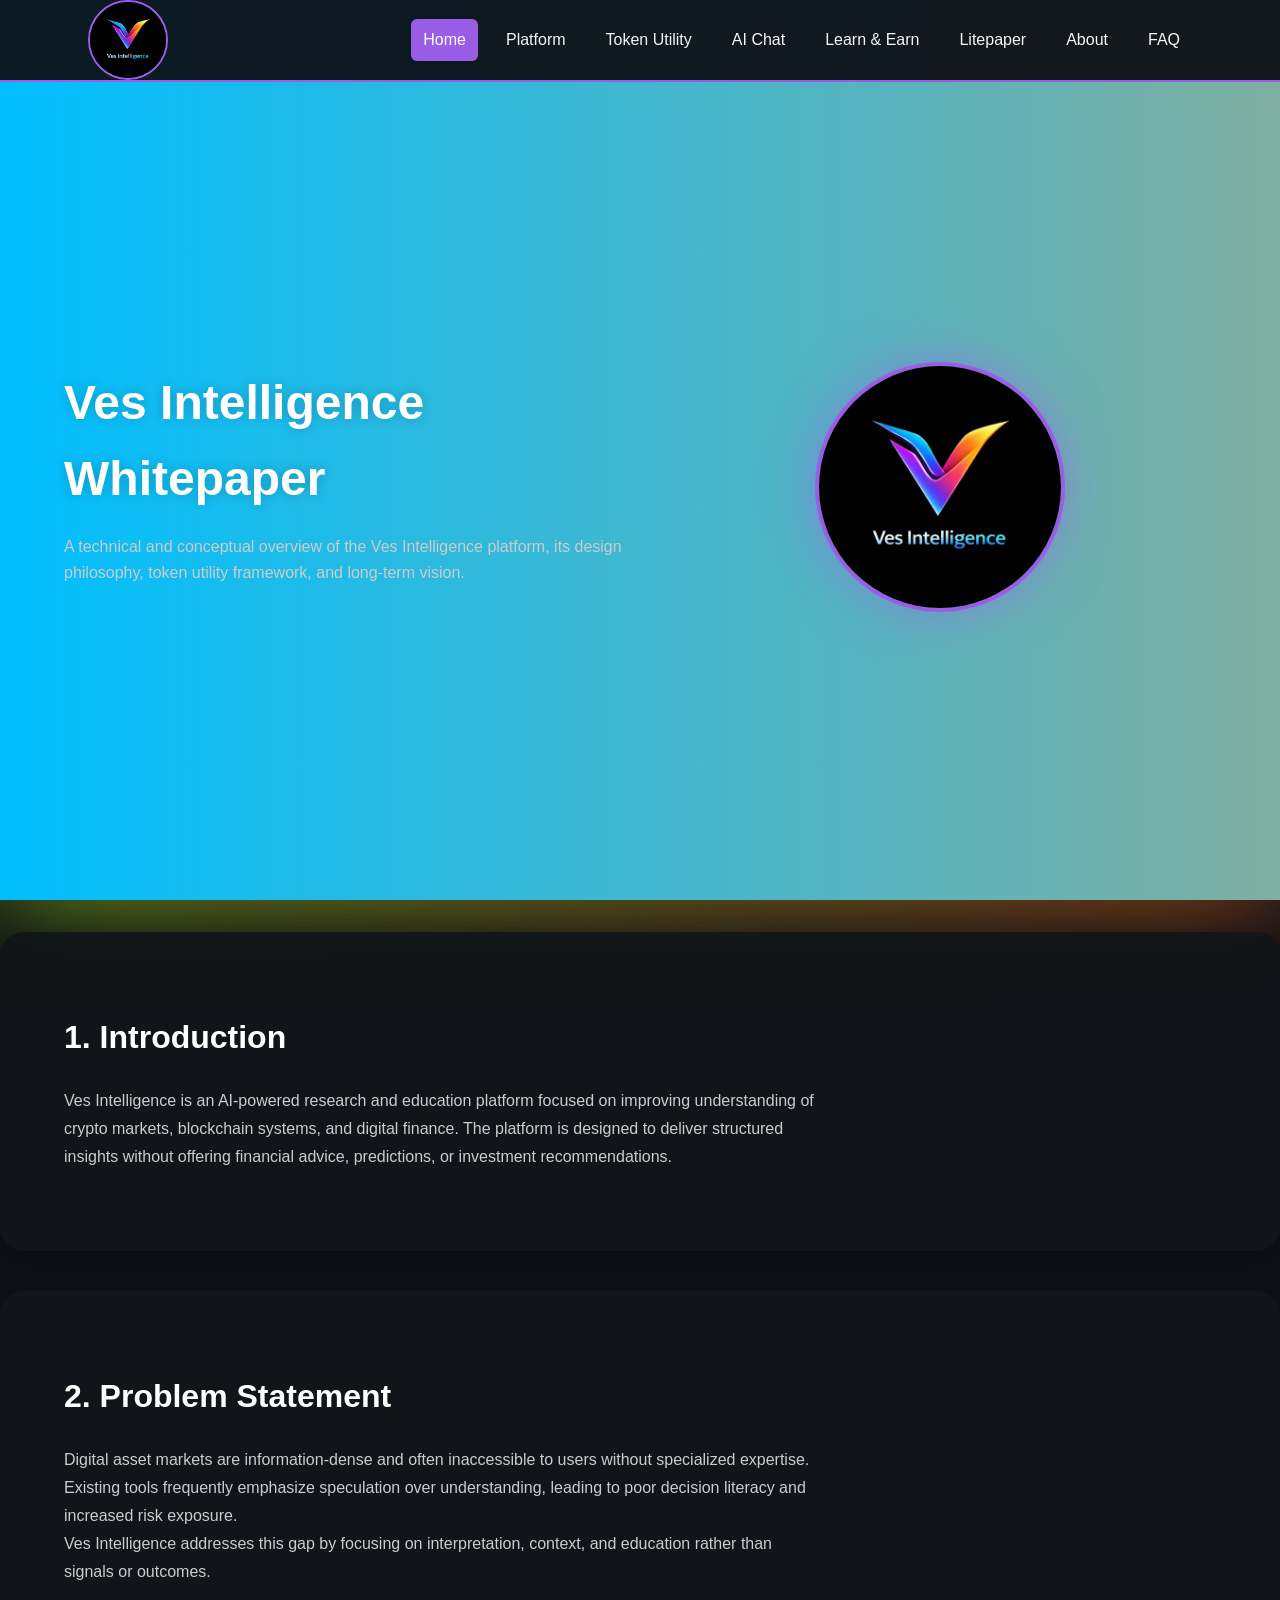
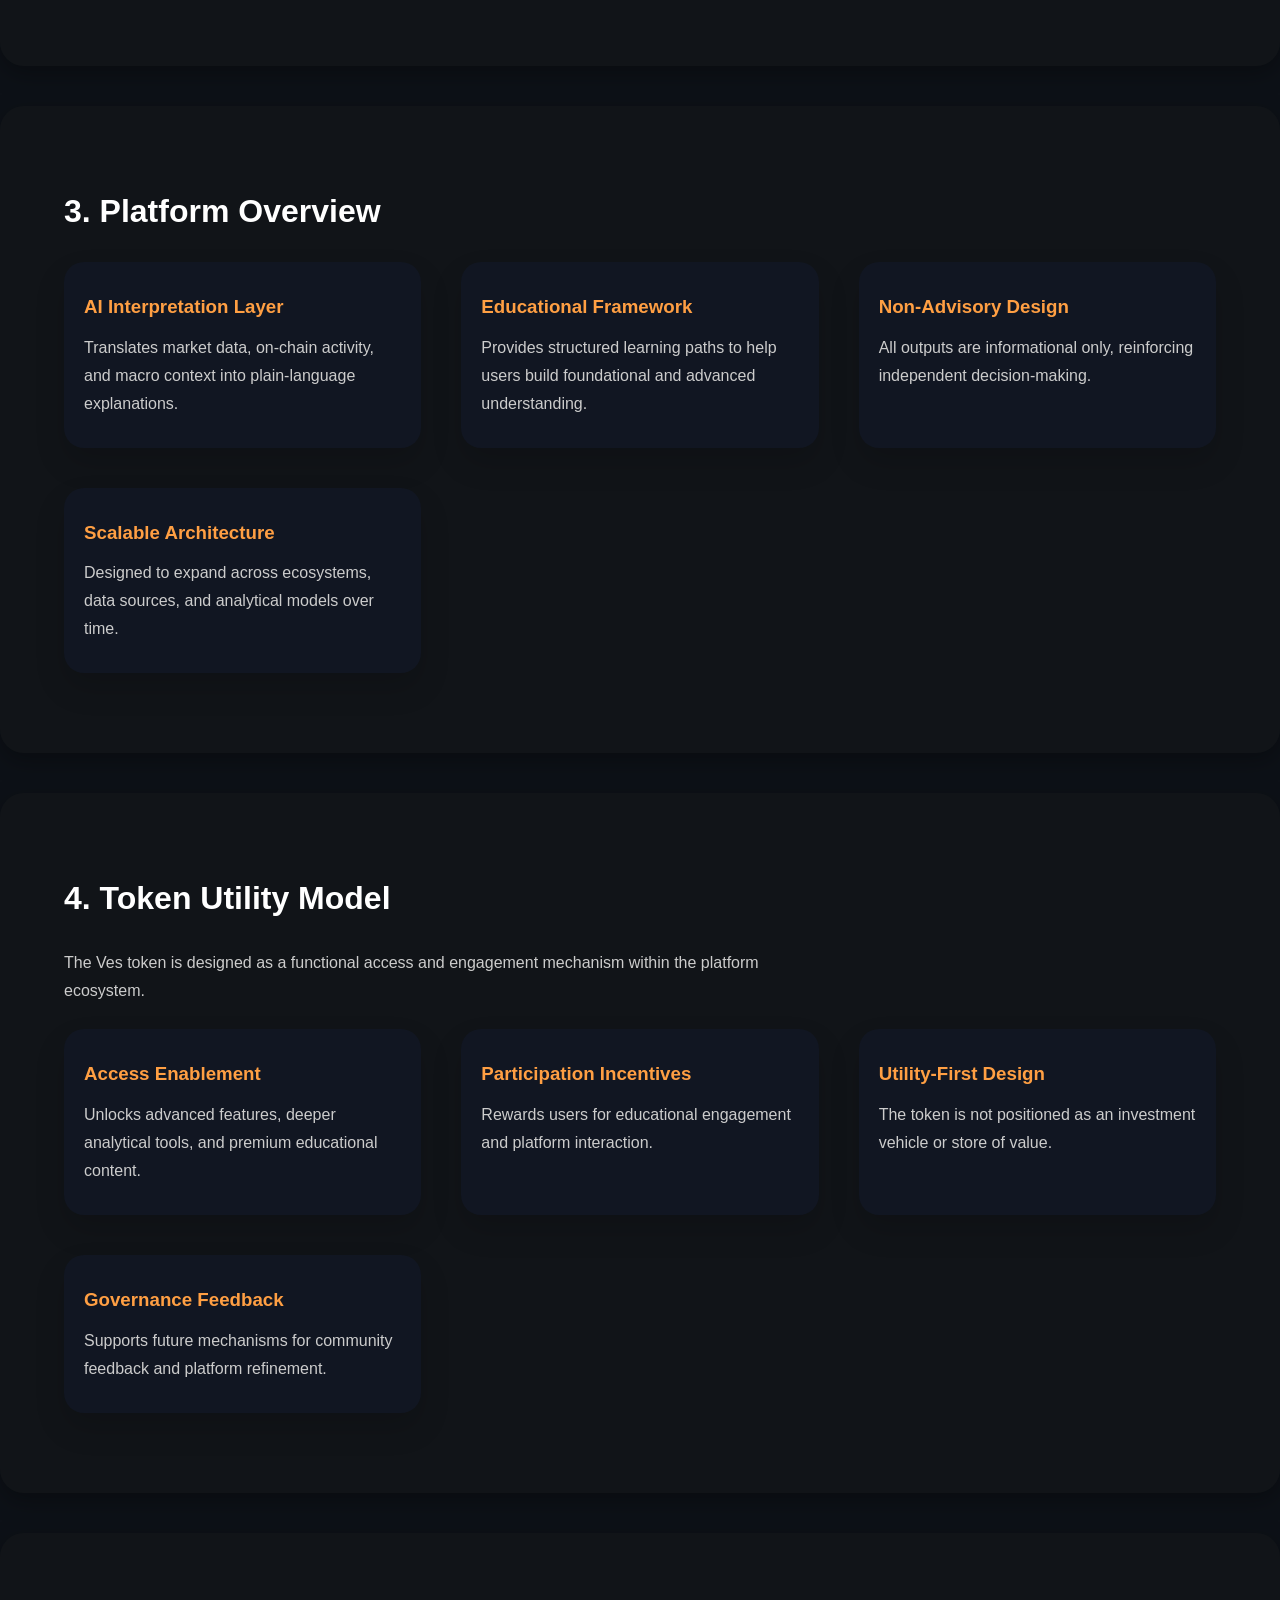
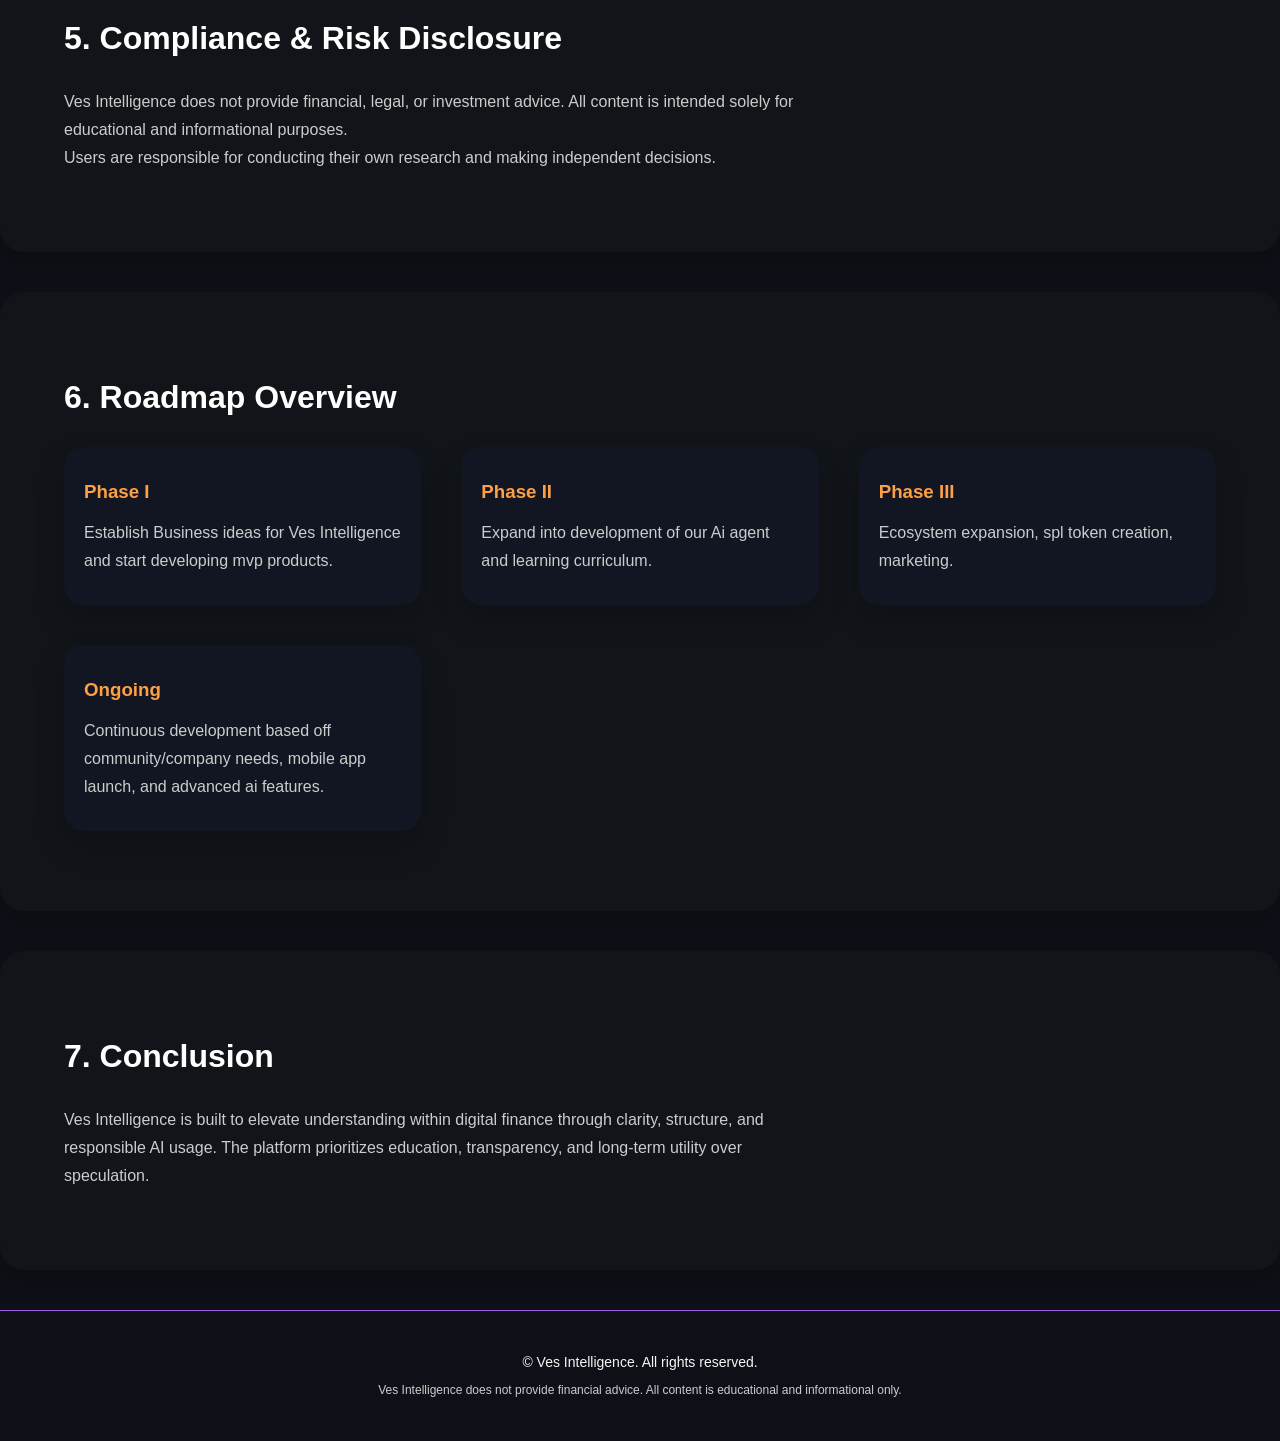
<file: docs/whitepaper.html>
<!DOCTYPE html>
<html lang="en">
  <head>
    <meta charset="UTF-8" />
    <meta name="viewport" content="width=device-width, initial-scale=1.0" />
    <title>Ves Intelligence | Whitepaper</title>

    <!-- Favicon -->
    <link rel="icon" type="image/png" href="../assets/img/no word.png" />

    <!-- Styles -->
    <link rel="stylesheet" href="../assets/css/style.css" />
  </head>
  <body>
    <!-- Animated RGB Brand Background -->
    <div class="ves-wave"></div>

    <!-- HEADER -->
    <header class="header">
      <div class="container nav">
        <div class="nav-inner">
          <!-- Logo -->
          <img
            src="../assets/img/ves.png"
            alt="Ves Intelligence Logo"
            class="logo-img"
          />

          <!-- Hamburger Menu (mobile) -->
          <button class="hamburger" aria-label="Toggle Menu">&#9776;</button>

          <!-- Navigation Links -->
          <nav class="nav-links">
            <a href="index.html" class="active">Home</a>
            <a href="platform.html">Platform</a>
            <a href="token.html">Token Utility</a>
            <a href="ai.html">AI Chat</a>
            <a href="learn.html">Learn & Earn</a>
            <a href="docs/litepaper.html">Litepaper</a>
            <a href="about.html">About</a>
            <a href="faq.html">FAQ</a>
          </nav>
        </div>
      </div>
    </header>

    <!-- HERO -->
    <section class="hero">
      <div class="container hero-container">
        <div class="hero-text">
          <h1>Ves Intelligence Whitepaper</h1>
          <p>
            A technical and conceptual overview of the Ves Intelligence
            platform, its design philosophy, token utility framework, and
            long-term vision.
          </p>
        </div>

        <div class="hero-logo">
          <img
            src="../assets/img/ves.png"
            alt="Ves Intelligence Logo"
            class="hero-logo-img"
          />
        </div>
      </div>
    </section>

    <!-- INTRODUCTION -->
    <section class="section">
      <div class="container">
        <h2>1. Introduction</h2>
        <p>
          Ves Intelligence is an AI-powered research and education platform
          focused on improving understanding of crypto markets, blockchain
          systems, and digital finance. The platform is designed to deliver
          structured insights without offering financial advice, predictions, or
          investment recommendations.
        </p>
      </div>
    </section>

    <!-- PROBLEM STATEMENT -->
    <section class="section muted">
      <div class="container">
        <h2>2. Problem Statement</h2>
        <p>
          Digital asset markets are information-dense and often inaccessible to
          users without specialized expertise. Existing tools frequently
          emphasize speculation over understanding, leading to poor decision
          literacy and increased risk exposure.
        </p>
        <p>
          Ves Intelligence addresses this gap by focusing on interpretation,
          context, and education rather than signals or outcomes.
        </p>
      </div>
    </section>

    <!-- PLATFORM OVERVIEW -->
    <section class="section">
      <div class="container">
        <h2>3. Platform Overview</h2>

        <div class="grid">
          <div class="feature-card">
            <h3>AI Interpretation Layer</h3>
            <p>
              Translates market data, on-chain activity, and macro context into
              plain-language explanations.
            </p>
          </div>

          <div class="feature-card">
            <h3>Educational Framework</h3>
            <p>
              Provides structured learning paths to help users build
              foundational and advanced understanding.
            </p>
          </div>

          <div class="feature-card">
            <h3>Non-Advisory Design</h3>
            <p>
              All outputs are informational only, reinforcing independent
              decision-making.
            </p>
          </div>

          <div class="feature-card">
            <h3>Scalable Architecture</h3>
            <p>
              Designed to expand across ecosystems, data sources, and analytical
              models over time.
            </p>
          </div>
        </div>
      </div>
    </section>

    <!-- TOKEN MODEL -->
    <section class="section muted">
      <div class="container">
        <h2>4. Token Utility Model</h2>
        <p>
          The Ves token is designed as a functional access and engagement
          mechanism within the platform ecosystem.
        </p>

        <div class="grid">
          <div class="feature-card">
            <h3>Access Enablement</h3>
            <p>
              Unlocks advanced features, deeper analytical tools, and premium
              educational content.
            </p>
          </div>

          <div class="feature-card">
            <h3>Participation Incentives</h3>
            <p>
              Rewards users for educational engagement and platform interaction.
            </p>
          </div>

          <div class="feature-card">
            <h3>Utility-First Design</h3>
            <p>
              The token is not positioned as an investment vehicle or store of
              value.
            </p>
          </div>

          <div class="feature-card">
            <h3>Governance Feedback</h3>
            <p>
              Supports future mechanisms for community feedback and platform
              refinement.
            </p>
          </div>
        </div>
      </div>
    </section>

    <!-- COMPLIANCE & DISCLAIMERS -->
    <section class="section">
      <div class="container">
        <h2>5. Compliance & Risk Disclosure</h2>
        <p>
          Ves Intelligence does not provide financial, legal, or investment
          advice. All content is intended solely for educational and
          informational purposes.
        </p>
        <p>
          Users are responsible for conducting their own research and making
          independent decisions.
        </p>
      </div>
    </section>

    <!-- ROADMAP -->
    <section class="section muted">
      <div class="container">
        <h2>6. Roadmap Overview</h2>

        <div class="grid">
          <div class="feature-card">
            <h3>Phase I</h3>
            <p>
              Establish Business ideas for Ves Intelligence and start developing
              mvp products.
            </p>
          </div>

          <div class="feature-card">
            <h3>Phase II</h3>
            <p>
              Expand into development of our Ai agent and learning curriculum.
            </p>
          </div>

          <div class="feature-card">
            <h3>Phase III</h3>
            <p>Ecosystem expansion, spl token creation, marketing.</p>
          </div>

          <div class="feature-card">
            <h3>Ongoing</h3>
            <p>
              Continuous development based off community/company needs, mobile
              app launch, and advanced ai features.
            </p>
          </div>
        </div>
      </div>
    </section>

    <!-- CONCLUSION -->
    <section class="section">
      <div class="container">
        <h2>7. Conclusion</h2>
        <p>
          Ves Intelligence is built to elevate understanding within digital
          finance through clarity, structure, and responsible AI usage. The
          platform prioritizes education, transparency, and long-term utility
          over speculation.
        </p>
      </div>
    </section>

    <!-- FOOTER -->
    <footer class="footer">
      <div class="container">
        <p>© Ves Intelligence. All rights reserved.</p>
        <p class="disclaimer">
          Ves Intelligence does not provide financial advice. All content is
          educational and informational only.
        </p>
      </div>
    </footer>

    <!-- Scripts -->
    <script src="../assets/js/main.js"></script>
  </body>
</html>
</file>
<file: assets/css/style.css>
/* ===========================
   Base Reset & Fonts
=========================== */
* {
  margin: 0;
  padding: 0;
  box-sizing: border-box;
}

body {
  font-family: "Inter", "Roboto", -apple-system, BlinkMacSystemFont, "Segoe UI",
    Helvetica, Arial, sans-serif;
  color: #f5f5f5;
  background: #0d1117;
  line-height: 1.6;
  overflow-x: hidden;
  position: relative;
}

/* ===========================
   Animated Gradient Background
=========================== */
body::before {
  content: "";
  position: fixed;
  top: 0;
  left: 0;
  width: 100%;
  height: 100%;
  background: linear-gradient(270deg, #9b5de5, #ff4c4c, #ff9f43, #00bfff);
  background-size: 600% 600%;
  z-index: -2;
  animation: gradientShift 30s ease infinite;
}

@keyframes gradientShift {
  0% {
    background-position: 0% 50%;
  }
  50% {
    background-position: 100% 50%;
  }
  100% {
    background-position: 0% 50%;
  }
}

/* ===========================
   Ves Wave Animated Background
=========================== */
.ves-wave {
  position: fixed;
  top: 0;
  left: 0;
  width: 100%;
  height: 100%;
  z-index: -3; /* behind everything */
  background: linear-gradient(270deg, #9b5de5, #ff4c4c, #ff9f43, #00bfff);
  background-size: 600% 600%;
  filter: blur(60px);
  opacity: 0.7;
  pointer-events: none;
}

/* ===========================
   Container & Layout
=========================== */
.container {
  max-width: 1200px;
  margin: 0 auto;
  padding: 0 24px;
}

/* ===========================
   Header & Navigation
=========================== */
.header {
  position: sticky;
  top: 0;
  z-index: 100;
  background: rgba(13, 17, 23, 0.95);
  border-bottom: 2px solid #9b5de5;
}

.nav-inner {
  display: flex;
  align-items: center;
  justify-content: space-between; /* logo left, nav right */
  width: 100%;
  flex-wrap: wrap;
  padding: 0 24px;
}

/* Logo */
.logo-img {
  height: 80px;
  width: 80px;
  border-radius: 50%;
  object-fit: cover;
  border: 2px solid #9b5de5;
  flex-shrink: 0;
}

/* Hamburger Button Mobile */
.hamburger {
  display: block;
  font-size: 28px;
  background: none;
  border: none;
  color: #f5f5f5;
  cursor: pointer;
  z-index: 101;
}

/* Nav Links (Mobile & Desktop) */
.nav-links {
  display: none;
  flex-direction: column;
  width: 100%;
  text-align: center;
  gap: 12px;
  margin-top: 12px;
}

.nav-links a {
  padding: 12px 16px;
  border-radius: 12px;
  background: rgba(0, 0, 0, 0.2);
  color: #f5f5f5;
  text-decoration: none;
  font-weight: 500;
  font-family: "Inter", sans-serif;
  transition: all 0.3s ease;
}

.nav-links a:hover,
.nav-links a.active {
  background: #9b5de5;
  color: #fff;
}

.nav-links.active {
  display: flex;
}

/* ===========================
   Splash Overlay
=========================== */
.splash-screen {
  position: fixed;
  top: 0;
  left: 0;
  width: 100%;
  height: 100%;
  background: rgba(13, 17, 23, 0.75);
  display: flex;
  justify-content: center;
  align-items: center;
  z-index: 9999;
}

.splash-screen .splash-logo {
  width: 350px;
  height: 350px;
  border-radius: 50%;
  border: 4px solid #9b5de5;
  box-shadow: 0 0 40px rgba(155, 93, 229, 0.5);
  background: #0d1117;
  display: flex;
  justify-content: center;
  align-items: center;
}

/* ===========================
   Hero Section (Mobile First)
=========================== */
.hero {
  position: relative;
  min-height: 90vh;
  display: flex;
  flex-direction: column;      /* stack content for mobile */
  justify-content: center;     /* vertical center */
  align-items: center;         /* horizontal center */
  text-align: center;
  padding: 0 24px;
}

.hero-container {
  display: flex;
  flex-direction: column;      /* mobile first stacked */
  justify-content: center;     /* vertical center */
  align-items: center;         /* horizontal center */
  width: 100%;
  flex-wrap: nowrap;
  z-index: 2;
}

.hero-text {
  flex: unset;                 /* reset flex for mobile */
  max-width: 90%;
  margin-bottom: 24px;
}

.hero-text h1 {
  font-size: 36px;
  font-weight: 700;
  color: #fff;
  margin-bottom: 16px;
  text-shadow: 0 0 12px rgba(0, 0, 0, 0.2);
}

.hero-text p {
  font-size: 16px;
  color: #ccc;
  margin-bottom: 24px;
}

.hero-text .button {
  display: inline-block;
  padding: 12px 24px;
  background: #9b5de5;
  color: #fff;
  font-weight: 600;
  border-radius: 12px;
  text-decoration: none;
  transition: all 0.3s ease;
  margin: 16px;
}

.hero-text .button:hover {
  background: #ff4c4c;
  transform: translateY(-2px);
}

/* Hero Logo */
.hero-logo {
  width: 220px;
  height: 220px;
  margin: 0 auto;
  display: flex;
  justify-content: center;
  align-items: center;
}

.hero-logo img {
  width: 100%;
  height: 100%;
  border-radius: 50%;
  border: 4px solid #9b5de5;
  box-shadow: 0 0 50px rgba(155, 93, 229, 0.5);
  transition: all 0.6s ease;
}

.hero-logo img:hover {
  box-shadow: 0 0 80px rgba(155, 93, 229, 0.7),
              0 0 100px rgba(255, 159, 67, 0.5),
              0 0 120px rgba(0, 191, 255, 0.3);
  transform: scale(1.05);
}

/* ===========================
   Sections & Cards
=========================== */
.section {
  background: rgba(18, 22, 25, 0.95);
  border-radius: 24px;
  padding: 80px 24px;
  margin: 40px 0;
  box-shadow: 0 8px 24px rgba(0, 0, 0, 0.3);
  transition: transform 0.3s ease, box-shadow 0.3s ease;
}
.section:hover {
  transform: translateY(-5px);
  box-shadow: 0 12px 36px rgba(0, 0, 0, 0.4);
}

.section h2 {
  font-size: 28px; /* mobile first */
  font-weight: 700;
  margin-bottom: 24px;
  color: #fff;
}
.section p {
  max-width: 750px;
  color: #ccc;
  font-size: 16px;
  line-height: 1.75;
}

.grid {
  display: grid;
  grid-template-columns: repeat(auto-fit, minmax(280px, 1fr));
  gap: 40px;
  margin-top: 24px;
}

.feature-card {
  background: #111622;
  border-radius: 20px;
  padding: 30px 20px;
  box-shadow: 0 15px 30px rgba(0, 0, 0, 0.15);
  transition: transform 0.3s ease, box-shadow 0.3s ease;
}
.feature-card:hover {
  transform: translateY(-8px);
  box-shadow: 0 25px 50px rgba(0, 0, 0, 0.2);
}
.feature-card h3 {
  margin-bottom: 12px;
  color: #ff9f43;
}
.feature-card p {
  color: #ccc;
}

/* ===========================
   AI Chat Interface
=========================== */
.chat-container {
  max-width: 400px;
  margin: 20px auto;
  padding: 20px;
  background: #111622;
  border-radius: 24px;
  display: flex;
  flex-direction: column;
  gap: 12px;
  box-shadow: 0 8px 24px rgba(0, 0, 0, 0.3);
}

.chat-message {
  padding: 16px 20px;
  border-radius: 20px;
  font-weight: 500;
  word-wrap: break-word;
  max-width: 80%;
}

.chat-message.user {
  background: #1f1f2e;
  color: #fff;
  align-self: flex-end;
  padding: 18px;
}

.chat-message.ai {
  background: #2e1f2e;
  color: #fff;
  align-self: flex-start;
  padding: 18px;
}

.chat-input-area {
  display: flex;
  gap: 12px;
  margin-top: 12px;
}
.chat-input-area input {
  flex: 1;
  padding: 12px;
  border-radius: 24px;
  border: 1px solid #333;
  background: #1b1b28;
  color: #fff;
}
.chat-input-area button {
  padding: 12px 24px;
  border-radius: 24px;
  border: none;
  background: #9b5de5;
  color: #fff;
  font-weight: 600;
  cursor: pointer;
}
.chat-input-area button:hover {
  background: #ff4c4c;
}

/* ===========================
   Footer
=========================== */
.footer {
  border-top: 1px solid #9b5de5;
  padding: 40px 24px;
  font-size: 14px;
  color: #f5f5f5;
  text-align: center;
}
.footer .disclaimer {
  margin-top: 8px;
  font-size: 12px;
  color: #ccc;
}

/* ===========================
   Desktop Overrides
=========================== */
@media (min-width: 769px) {
  .hamburger {
    display: none;
  }

  .nav-links {
    display: flex !important;
    flex-direction: row;
    gap: 16px;
    margin-top: 0;
    justify-content: flex-end;
    flex: 1;
  }

  .nav-links a {
    background: transparent;
    padding: 8px 12px;
    border-radius: 6px;
    color: #f5f5f5;
    font-weight: 500;
    text-decoration: none;
  }

  .nav-links a:hover,
  .nav-links a.active {
    background: #9b5de5;
    color: #fff;
  }

  .nav-inner {
    justify-content: flex-start;  /* logo fixed left */
    align-items: center;
    gap: 24px;
  }

  .hero-container {
    flex-direction: row;
    justify-content: space-between;
    align-items: center;
    text-align: left;
  }

  .hero-text {
    max-width: 600px;
    margin-bottom: 0;
  }

  .hero-text h1 {
    font-size: 48px;
  }

  .hero-logo {
    width: 300px;
    height: 300px;
  }

  .section h2 {
    font-size: 32px;
  }
}
</file>
